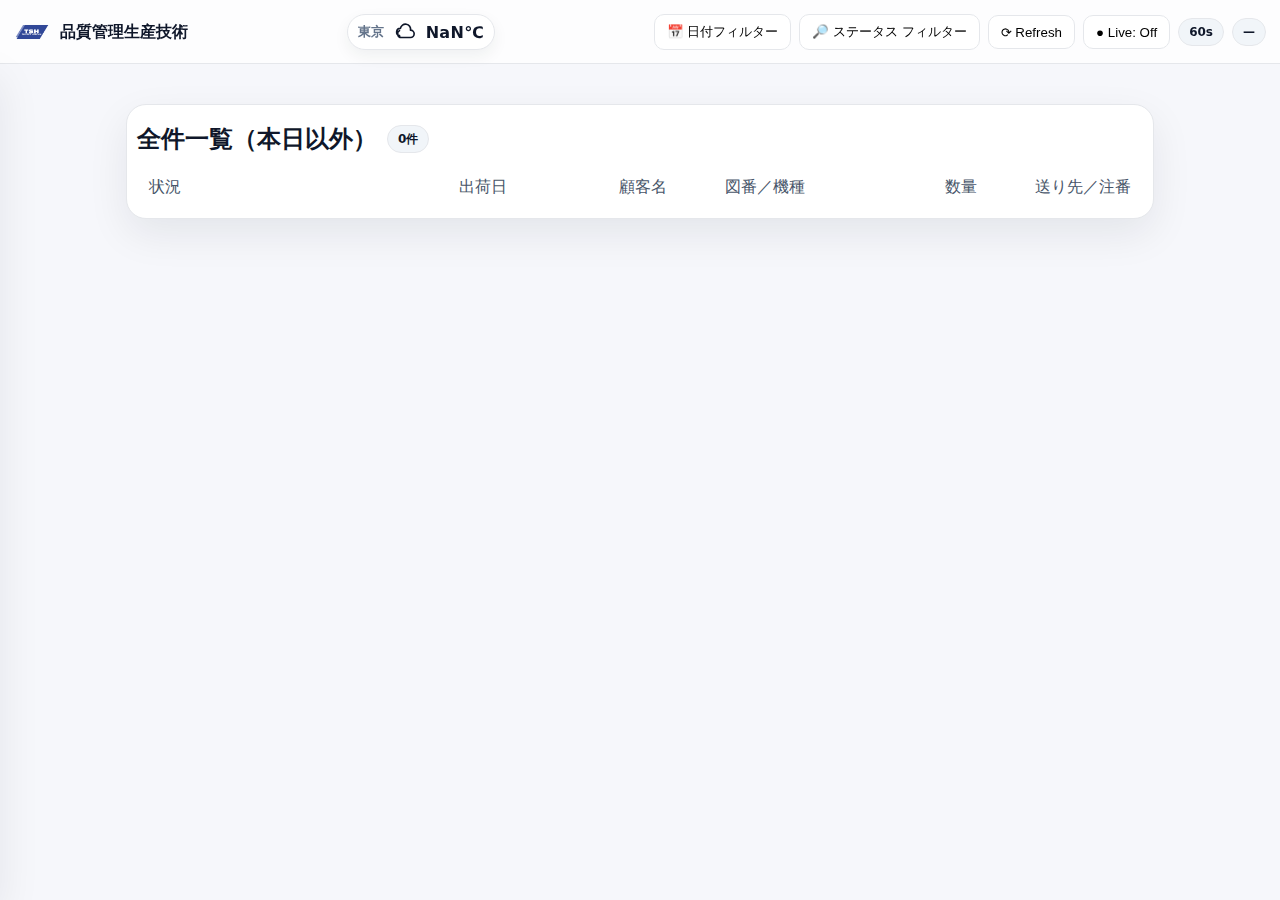
<file: index.html>
<!doctype html>
<html lang="ja">
<head>
<meta charset="utf-8">
<meta name="viewport" content="width=device-width,initial-scale=1">
<title>品質管理生産技術</title>
<style>
  :root{
    --bg:#f6f7fb; --panel:#fff; --ink:#0f172a; --muted:#64748b; --border:#e5e7eb; --ring:#c7d2fe;
    --accent:#2563eb; --danger:#dc2626; --success:#10b981; --warning:#f59e0b; --purple:#8b5cf6;
    --radius-xl:20px; --radius:12px; --shadow:0 15px 40px rgba(15,23,42,.08);
  }
  *{box-sizing:border-box}
  body{margin:0;font-family:system-ui,-apple-system,"Segoe UI",Roboto,"Noto Sans JP","Yu Gothic",sans-serif;background:var(--bg);color:var(--ink)}
  a{text-decoration:none;color:inherit}

  .app{display:grid;grid-template-rows:64px 1fr;grid-template-areas:"header" "main";min-height:100vh}
  header{grid-area:header;position:sticky;top:0;z-index:60;background:#ffffffc7;backdrop-filter:blur(12px);border-bottom:1px solid var(--border)}
  .header-wrap{height:64px;max-width:1400px;margin:0 auto;display:flex;align-items:center;justify-content:space-between;gap:10px;padding:0 14px}
  .brand{display:flex;align-items:center;gap:10px}
  .brand img{height:36px}
  .ttl{font-weight:800}
  .btn{display:inline-flex;align-items:center;gap:8px;height:34px;padding:0 12px;border-radius:10px;border:1px solid var(--border);background:#fff;cursor:pointer}
  .btn:hover{border-color:var(--ring)}
  .badge{height:28px;padding:0 10px;display:inline-flex;align-items:center;gap:8px;font-size:12px;font-weight:700;background:#f1f5f9;border:1px solid var(--border);border-radius:999px;color:var(--ink)}
  .burger{display:none;align-items:center;justify-content:center;width:38px;height:38px;border:1px solid var(--border);border-radius:10px;background:#fff;cursor:pointer}
  .burger:active{transform:scale(.98)}

  /* Weather pill (minimal, elegant) */
  .weather{display:flex;align-items:center;gap:10px;padding:6px 10px;border:1px solid var(--border);border-radius:999px;background:#fff;box-shadow:0 6px 16px rgba(15,23,42,.06)}
  .weather small{color:var(--muted);font-weight:700}
  .wx-ico{width:22px;height:22px;display:inline-block}
  .wx-temp{font-weight:900;letter-spacing:.02em}

  main{grid-area:main;max-width:1400px;margin:0 auto;padding:22px 20px 96px}

  /* Hover sidebar */
  .edge-hotspot{position:fixed;left:0;top:64px;width:12px;height:calc(100vh - 64px);z-index:70}
  .hover-side{position:fixed;left:0;top:64px;height:calc(100vh - 64px);width:260px;padding:14px 12px;overflow:auto;background:var(--panel);border-right:1px solid var(--border);box-shadow:var(--shadow);transform:translateX(-100%);transition:transform .22s ease;z-index:71}
  .hover-side.open{transform:translateX(0)}
  .hover-side h3{margin:4px 8px 10px;font-size:12px;letter-spacing:.08em;color:#6b7280;text-transform:uppercase}
  .navlist{display:grid;gap:4px}
  .slink{display:flex;align-items:center;gap:10px;padding:10px 12px;border-radius:12px}
  .slink:hover{background:#f1f5ff}
  .ico{width:22px;text-align:center}

  /* Drawer mobile */
  .drawer{position:fixed;inset:0;z-index:80;display:none}
  .drawer.open{display:block}
  .drawer .backdrop{position:absolute;inset:0;background:#0006}
  .drawer .panel{position:absolute;top:0;left:0;height:100%;width:min(86%,320px);background:#fff;border-right:1px solid var(--border);box-shadow:0 30px 60px rgba(15,23,42,.10);padding:14px 12px;overflow:auto;transform:translateX(-100%);transition:transform .25s ease}
  .drawer.open .panel{transform:translateX(0)}
  .drawer .close{position:absolute;right:10px;top:10px;border:0;background:#f1f5f9;border:1px solid var(--border);border-radius:8px;padding:6px 10px;cursor:pointer}

  /* Urgent banner */
  .urgent-banner{margin:12px 0 6px;background:#fee2e2;border:1px solid #fecaca;color:#991b1b;padding:12px 14px;border-radius:12px;text-align:center;font-weight:800;animation:blink 1.8s linear infinite}
  @keyframes blink{0%,100%{opacity:1;}50%{opacity:.82}}

  /* Panels / table */
  .panel{background:#fff;border:1px solid var(--border);border-radius:20px;box-shadow:var(--shadow);padding:10px}
  .panel + .panel{margin-top:18px}
  h2{margin:8px 0 12px;display:flex;align-items:center;gap:10px}
  .thead{display:grid;grid-template-columns:300px 150px 1fr 210px 80px 1fr;gap:10px;padding:10px 12px;color:#475569}
  .row{display:grid;grid-template-columns:300px 150px 1fr 210px 80px 1fr;gap:10px;align-items:center;padding:14px 12px;border-top:1px solid var(--border)}
  .row:first-child{border-top:0}

  .sbox{display:flex;flex-direction:column;gap:10px;background:#f8fafc;border:1px solid var(--border);border-radius:16px;padding:12px}
  .slabel{display:inline-flex;align-items:center;gap:8px;padding:8px 12px;border-radius:999px;font-weight:700;color:#fff}
  .slabel.shipok{background:#0891b2}
  .slabel.prep{background:#0284c7}
  .slabel.inspect{background:#4f46e5}
  .slabel.hold{background:#dc2626}
  .slabel.assem{background:#f59e0b}
  .slabel.assemok{background:#10b981}
  .slabel.kensaok{background:#16a34a}
  .slabel.proc{background:#22c55e}
  .slabel.laser{background:#ef4444}
  .slabel.sheet{background:#eab308}
  .slabel.out{background:#6366f1}
  .urgent{display:inline-flex;align-items:center;gap:6px;padding:4px 8px;border-radius:999px;background:#fee2e2;color:#b91c1c;font-weight:700}
  .meta{display:grid;gap:6px}
  .meta small{color:#64748b}
  .chip{display:inline-flex;align-items:center;gap:8px;background:#f1f5f9;border:1px solid var(--border);border-radius:999px;padding:8px 12px}
  .num{font-size:18px;font-weight:900}
  .codegroup{display:flex;flex-wrap:wrap;gap:10px}
  .code{display:inline-flex;align-items:center;padding:8px 12px;border-radius:999px;background:#edf2ff;border:1px solid #c7d2fe}

  /* Dropdowns */
  .dropdown{position:relative}
  .drop-btn{display:inline-flex;align-items:center;gap:8px;height:36px;padding:0 12px;border-radius:10px;border:1px solid var(--border);background:#fff;cursor:pointer}
  .drop-menu{position:absolute;top:42px;left:0;min-width:300px;background:#fff;border:1px solid var(--border);border-radius:12px;box-shadow:var(--shadow);padding:10px;display:none;z-index:20}
  .dropdown.open .drop-menu{display:block}
  .chips{display:flex;flex-wrap:wrap;gap:8px}
  .chipbtn{display:inline-flex;align-items:center;gap:8px;padding:8px 12px;border:1px solid var(--border);border-radius:999px;background:#f8fafc;cursor:pointer}
  .chipbtn.active{border-color:var(--accent);box-shadow:0 0 0 3px rgba(37,99,235,.15)}
  .count{font-weight:800;background:#eef2ff;border:1px solid #c7d2fe;border-radius:999px;padding:2px 8px}
  .clearlink{color:#2563eb;cursor:pointer}

  @media (max-width:1100px){
    .thead,.row{grid-template-columns:280px 140px 1fr 200px 70px 1fr}
  }
  @media (max-width:900px){
    .burger{display:inline-flex}
    .edge-hotspot,.hover-side{display:none}
    .thead{display:none}
    .row{grid-template-columns:1fr}
    .weather{padding:6px 8px}
  }
</style>
</head>
<body>
<div class="app">
  <!-- HEADER -->
  <header>
    <div class="header-wrap">
      <button id="btnBurger" class="burger" aria-label="メニュー">☰</button>
      <div class="brand">
        <img src="tsh.png" alt="TSH" onerror="this.style.display='none'">
        <div class="ttl"><strong>品質管理生産技術</strong></div>
      </div>

      <!-- Weather (city + icon + temp °C) -->
      <div id="weather" class="weather" aria-live="polite" title="現在の天気" style="margin-left:auto;margin-right:auto">
        <small id="wx-city">読み込み中…</small>
        <span id="wx-ico" class="wx-ico" aria-hidden="true"></span>
        <span id="wx-temp" class="wx-temp">--℃</span>
      </div>

      <nav class="top-actions" style="display:flex;gap:8px;align-items:center;flex-wrap:wrap">
        <div class="dropdown" id="dateDropdown">
          <button class="drop-btn" type="button">📅 日付フィルター</button>
          <div class="drop-menu">
            <div style="display:grid;gap:8px">
              <button class="chipbtn" data-date-mode="all">🌐 すべて</button>
              <button class="chipbtn" data-date-mode="today">☀ 本日</button>
              <button class="chipbtn" id="latestBtn" data-date-mode="latest">🕒 最新日</button>
              <div style="display:flex;align-items:center;gap:8px">
                <input id="datePick" type="date" style="height:36px;padding:0 10px;border:1px solid var(--border);border-radius:8px">
                <button class="btn" id="applyPick" type="button">適用</button>
              </div>
              <div style="text-align:right"><span class="clearlink" id="clearDate">クリア</span></div>
            </div>
          </div>
        </div>

        <div class="dropdown" id="statusDropdown">
          <button class="drop-btn" type="button">🔎 ステータス フィルター</button>
          <div class="drop-menu">
            <div class="chips" id="chipsBox"></div>
            <div style="margin-top:10px;text-align:right"><span class="clearlink" id="clearFilter">すべて表示</span></div>
          </div>
        </div>

        <button id="btnRefresh" class="btn" type="button">⟳ Refresh</button>
        <button id="btnLive" class="btn" type="button" aria-pressed="false">● Live</button>
        <span id="intervalInfo" class="badge">60s</span>
        <span id="lastup" class="badge muted">—</span>
      </nav>
    </div>
  </header>

  <!-- MAIN -->
  <main>
    <div id="urgentBanner" class="urgent-banner" style="display:none"></div>

    <section class="panel" id="todaySec" style="display:none">
      <h2>本日出荷 <span id="todayCount" class="badge">0件</span></h2>
      <div class="thead"><div>状況</div><div>出荷日</div><div>顧客名</div><div>図番／機種</div><div>数量</div><div>送り先／注番</div></div>
      <div id="todayBody"></div>
    </section>

    <section class="panel">
      <h2>全件一覧（本日以外） <span id="allCount" class="badge">0件</span></h2>
      <div class="thead"><div>状況</div><div>出荷日</div><div>顧客名</div><div>図番／機種</div><div>数量</div><div>送り先／注番</div></div>
      <div id="allBody"></div>
    </section>
  </main>

  <!-- Hover Sidebar -->
  <div id="edgeHotspot" class="edge-hotspot" aria-hidden="true"></div>
  <aside id="hoverSide" class="hover-side" aria-label="Pages">
    <h3>Pages</h3>
    <div class="navlist">
      <a class="slink" href="./index.html"><span class="ico">🏠</span><strong>ホーム</strong><small style="color:#9ca3af;margin-left:6px">Dashboard</small></a>
      <a class="slink" href="./forms.html"><span class="ico">📄</span><strong>出荷検査成績書</strong></a>
      <a class="slink" href="./sagyoutejunsho.html"><span class="ico">📝</span><strong>作業手順書</strong></a>
      <!-- … item lain … -->
<a class="slink" href="https://script.google.com/macros/s/AKfycby8r4RhaLzwpsbl8W57-iH3GA_GF_zHmP72maD6wz8N98aOjryECfmmkOKFzZCOK_rP7Q/exec" target="_blank" rel="noopener noreferrer">
  <span class="ico">✍️</span><strong>出荷検査確認書 – 入力フォーム</strong>
</a>

<!-- Kembalikan tautan lama juga -->
<a class="slink" href="https://script.google.com/macros/s/AKfycbx1d5ugMfPp0lrG1AVw6VYV8CiZECKt3tBNFlm6a9y7xSej7PVDsKGjehoNJsUBrBhaRA/exec" target="_blank" rel="noopener noreferrer">
  <span class="ico">✍️</span><strong>進捗状況入力フォーム</strong>
</a>

      <a class="slink" href="./charts.html"><span class="ico">📈</span><strong>チャート</strong></a>
      <a class="slink" href="./quality.html"><span class="ico">🔎</span><strong>品質情報</strong></a>
      <a class="slink" href="./claim.html"><span class="ico">🧪</span><strong>Trial Page</strong></a>
    </div>
  </aside>

  <!-- Drawer mobile -->
  <div id="drawer" class="drawer" aria-hidden="true">
    <div class="backdrop" data-close></div>
    <aside class="panel">
      <button class="close" data-close>✕</button>
      <div class="navlist" style="margin-top:30px">
        <a class="slink" href="./index.html"><span class="ico">🏠</span><strong>ホーム</strong><small style="color:#9ca3af;margin-left:6px">Dashboard</small></a>
        <a class="slink" href="./forms.html"><span class="ico">📄</span><strong>出荷検査成績書</strong></a>
        <a class="slink" href="./sagyoutejunsho.html"><span class="ico">📝</span><strong>作業手順書</strong></a>
        <!-- … item lain … -->
<a class="slink" href="https://script.google.com/macros/s/AKfycby8r4RhaLzwpsbl8W57-iH3GA_GF_zHmP72maD6wz8N98aOjryECfmmkOKFzZCOK_rP7Q/exec" target="_blank" rel="noopener noreferrer">
  <span class="ico">✍️</span><strong>出荷検査確認書 – 入力フォーム</strong>
</a>

<!-- Kembalikan tautan lama juga -->
<a class="slink" href="https://script.google.com/macros/s/AKfycbx1d5ugMfPp0lrG1AVw6VYV8CiZECKt3tBNFlm6a9y7xSej7PVDsKGjehoNJsUBrBhaRA/exec" target="_blank" rel="noopener noreferrer">
  <span class="ico">✍️</span><strong>進捗状況入力フォーム</strong>
</a>

        <a class="slink" href="./charts.html"><span class="ico">📈</span><strong>チャート</strong></a>
        <a class="slink" href="./quality.html"><span class="ico">🔎</span><strong>品質情報</strong></a>
        <a class="slink" href="./claim.html"><span class="ico">🧪</span><strong>Trial Page</strong></a>
      </div>
    </aside>
  </div>
</div>

<script>
/* ===== Weather (Open-Meteo + BigDataCloud, no API key) ===== */
(async function initWeather(){
  const elCity = document.getElementById('wx-city');
  const elTemp = document.getElementById('wx-temp');
  const elIco  = document.getElementById('wx-ico');

  const fallback = {lat:35.6809591, lon:139.7673068, city:'東京'};
  const opts = {enableHighAccuracy:false, timeout:6000, maximumAge:300000};

  function wxSvg(code){
    // Minimal mono SVGs mapped to WMO weather codes
    const svg = (p)=>`<svg viewBox="0 0 24 24" class="wx-ico" xmlns="http://www.w3.org/2000/svg" aria-hidden="true"><g fill="none" stroke="currentColor" stroke-width="1.8" stroke-linecap="round" stroke-linejoin="round">${p}</g></svg>`;
    const sun = svg('<circle cx="12" cy="12" r="4"/><path d="M12 2v2M12 20v2M2 12h2M20 12h2M4.9 4.9l1.4 1.4M17.7 17.7l1.4 1.4M4.9 19.1l1.4-1.4M17.7 6.3l1.4-1.4"/>');
    const cloud = svg('<path d="M6 16a4 4 0 0 1 1-7.9A5.5 5.5 0 0 1 18 10a4 4 0 0 1 0 8H8a4 4 0 0 1-2-7.5"/>');
    const rain = svg('<path d="M6 16a4 4 0 0 1 1-7.9A5.5 5.5 0 0 1 18 10a4 4 0 0 1 0 6H8a4 4 0 0 1-2-3"/><path d="M9 22l1-3M13 22l1-3M17 22l1-3"/>');
    const drizzle = svg('<path d="M6 16a4 4 0 0 1 1-7.9A5.5 5.5 0 0 1 18 10a4 4 0 0 1 0 6H8a4 4 0 0 1-2-3"/><path d="M9 21l.6-1.6M12.5 21l.6-1.6M15.8 21l.6-1.6"/>');
    const thunder = svg('<path d="M6 16a4 4 0 0 1 1-7.9A5.5 5.5 0 0 1 18 10a4 4 0 0 1 0 6H8a4 4 0 0 1-2-3"/><path d="M12 12l-2 4h3l-1 4l4-6h-3l1-2z"/>');
    const snow = svg('<path d="M6 16a4 4 0 0 1 1-7.9A5.5 5.5 0 0 1 18 10a4 4 0 0 1 0 6H8a4 4 0 0 1-2-3"/><path d="M12 21v-3M12 18l-1.5-1M12 18l1.5-1M12 21l-1.5 1M12 21l1.5 1"/>');
    const fog = svg('<path d="M3 12h18M4 15h16M2 18h20"/><path d="M6 10a6 6 0 0 1 12 0"/>');
    const sunCloud = svg('<circle cx="6" cy="6" r="2.5"/><path d="M6 1.5v1.5M6 12V10.5M1.5 6H3M9 6h1.5M3.8 3.8l1 1M7.2 7.2l1 1"/><path d="M9 16a4 4 0 0 1 1-7.9A5.5 5.5 0 0 1 21 10a4 4 0 0 1 0 6h-8a4 4 0 0 1-2-3"/>');
    const heavySnow = svg('<path d="M6 16a4 4 0 0 1 1-7.9A5.5 5.5 0 0 1 18 10a4 4 0 0 1 0 6H8a4 4 0 0 1-2-3"/><path d="M10.5 19.5l1.5 1.5l1.5-1.5l-1.5-1.5zM14.5 21.5l1.5 1.5l1.5-1.5l-1.5-1.5zM8.5 21.5l1.5 1.5l1.5-1.5l-1.5-1.5z"/>');
    // Map
    if ([0].includes(code)) return sun;
    if ([1,2].includes(code)) return sunCloud;
    if ([3].includes(code)) return cloud;
    if ([45,48].includes(code)) return fog;
    if ([51,53,55,56,57].includes(code)) return drizzle;
    if ([61,63,65,66,67,80,81,82].includes(code)) return rain;
    if ([71,73,75,77,85,86].includes(code)) return snow;
    if ([95,96,99].includes(code)) return thunder;
    return cloud;
  }

  async function reverseCity(lat, lon){
    try{
      const r = await fetch(`https://api.bigdatacloud.net/data/reverse-geocode-client?latitude=${lat}&longitude=${lon}&localityLanguage=ja`);
      const j = await r.json();
      const cand = j.city || j.locality || j.principalSubdivision || j.countryName;
      return (cand || '—').replace('都','').replace('府',''); // keep short
    }catch{ return fallback.city; }
  }

  async function fetchWx(lat, lon){
    const url = `https://api.open-meteo.com/v1/forecast?latitude=${lat}&longitude=${lon}&current_weather=true&timezone=auto`;
    const r = await fetch(url, {cache:'no-store'});
    const j = await r.json();
    return j.current_weather; // {temperature, weathercode, ...}
  }

  function render(city, cw){
    elCity.textContent = city || '—';
    elTemp.textContent = Math.round(cw?.temperature ?? NaN) + '℃';
    elIco.innerHTML = wxSvg(Number(cw?.weathercode ?? 3));
  }

  function geo(){
    return new Promise((resolve)=> {
      if(!navigator.geolocation) return resolve(null);
      navigator.geolocation.getCurrentPosition(
        pos => resolve({lat:pos.coords.latitude, lon:pos.coords.longitude}),
        () => resolve(null),
        opts
      );
    });
  }

  try{
    const g = await geo();
    const lat = g?.lat ?? fallback.lat;
    const lon = g?.lon ?? fallback.lon;
    const [city, cw] = await Promise.all([reverseCity(lat, lon), fetchWx(lat, lon)]);
    render(city || fallback.city, cw);
  }catch(e){
    render(fallback.city, {temperature: NaN, weathercode: 3});
  }
})();

/* ===== Drawer & hover ===== */
const drawer = document.getElementById('drawer');
document.getElementById('btnBurger')?.addEventListener('click', ()=>{ drawer.classList.add('open'); drawer.setAttribute('aria-hidden','false');});
drawer?.addEventListener('click', e=>{ if(e.target.hasAttribute('data-close')){ drawer.classList.remove('open'); drawer.setAttribute('aria-hidden','true');}});

const hot=document.getElementById('edgeHotspot'); const fly=document.getElementById('hoverSide');
let hideTimer=null; const HIDE_DELAY=280;
function openFly(){clearTimeout(hideTimer); fly.classList.add('open')}
function scheduleClose(){clearTimeout(hideTimer); hideTimer=setTimeout(()=>fly.classList.remove('open'),HIDE_DELAY)}
hot?.addEventListener('mouseenter', openFly); hot?.addEventListener('mouseleave', scheduleClose);
fly?.addEventListener('mouseenter', ()=>clearTimeout(hideTimer)); fly?.addEventListener('mouseleave', scheduleClose);

/* ===== Data source ===== */
const SHEET_ID ="1lYl7oYk6atnm3KqC6VwufARX3ooRyJ2VmC_xYFb4-OE";
const TAB_NAME ="最新情報";
const CSV_URL = `https://docs.google.com/spreadsheets/d/${SHEET_ID}/gviz/tq?tqx=out:csv&sheet=${encodeURIComponent(TAB_NAME)}`;

const safeTrim = s => String(s ?? '').trim();
function parseCSV(t){
  const out=[], re=/\s*("(?:[^"]|"")*"|[^,]*)\s*(,|\n|$)/g; let row=[], m; t=t.replace(/\r\n?/g,"\n");
  for(let i=0;i<t.length;){ re.lastIndex=i; m=re.exec(t); if(!m) break;
    let cell=m[1]; if(cell.startsWith('"')) cell=cell.slice(1,-1).replace(/""/g,'"');
    row.push(cell); i=re.lastIndex; if(m[2]==="\n"||m[2]===""){ out.push(row); row=[]; }
  } return out.filter(r=>r.length && r.some(c=>safeTrim(c)!==""));
}
function indexByName(header){
  const map={}; header.forEach((h,i)=>map[safeTrim(h)]=i);
  const f = n => (n in map ? map[n] : null);
  const fRx = rx => { for(let i=0;i<header.length;i++){ if(rx.test(safeTrim(header[i]))) return i; } return null; };
  return {
    date: f('出荷日'), cust: f('顧客名'), draw: fRx(/図番|図面|Drawing/), machine: fRx(/機種/),
    qty: f('数量'), to: fRx(/送り先|送付先|納品先/), note: fRx(/注番|備考|注文/),
    status: fRx(/製品状況|製品状態|納品状況/), ts: f('製品状況更新日時'), user: f('更新者'),
    urgent: fRx(/Status|至急|ステータス/i)
  };
}
const valAt=(r,i)=> (i==null?'':(r[i]??''));
function parseJPDate(str){
  const s=safeTrim(str); if(!s) return null;
  const m=s.match(/^(\d{4})\D(\d{1,2})\D(\d{1,2})(?:\D(\d{1,2})\D(\d{1,2}))?/);
  if(m) return new Date(m[1],m[2]-1,m[3],m[4]||0,m[5]||0);
  const d=new Date(s); return isNaN(d)?null:d;
}
function fmtTS(d){ if(!d) return ''; const z=n=>String(n).padStart(2,'0'); return `${String(d.getFullYear()).slice(2)}/${z(d.getMonth()+1)}/${z(d.getDate())} ${z(d.getHours())}:${z(d.getMinutes())}` }
function fmtDate(d){ if(!d) return ''; const z=n=>String(n).padStart(2,'0'); return `${d.getFullYear()}-${z(d.getMonth()+1)}-${z(d.getDate())}` }
function sameYMD(a,b){return a&&b&&a.getFullYear()===b.getFullYear()&&a.getMonth()===b.getMonth()&&a.getDate()===b.getDate()}

/* ===== Status dictionary ===== */
const STATUS = [
  {key:'shipok',   label:'出荷済',     icon:'📦', cls:'shipok',  rx:/出荷済/},
  {key:'prep',     label:'出荷準備済', icon:'🚚', cls:'prep',    rx:/出荷準備済/},
  {key:'inspect',  label:'検査中',     icon:'🔬', cls:'inspect', rx:/検査中/},
  {key:'kensaok',  label:'検査済',     icon:'✅', cls:'kensaok', rx:/検査済/},
  {key:'hold',     label:'検査保留',   icon:'⛔', cls:'hold',    rx:/検査保留|保留/},
  {key:'assem',    label:'組立中',     icon:'🧰', cls:'assem',   rx:/組立中/},
  {key:'assemok',  label:'組立完了',   icon:'✅', cls:'assemok', rx:/組立(完了|済)/},
  {key:'proc',     label:'加工済',     icon:'🔧', cls:'proc',    rx:/加工済/},
  {key:'laser',    label:'レーザ加工', icon:'🪚', cls:'laser',   rx:/レーザ/},
  {key:'sheet',    label:'板金加工',   icon:'🔩', cls:'sheet',   rx:/板金/},
  {key:'out',      label:'外注',       icon:'🏭', cls:'out',     rx:/外注/},
];

/* map status string -> dict */
function statusInfo(raw){
  const t=safeTrim(raw);
  for(const s of STATUS){ if(s.rx.test(t)) return {label:s.label, cls:s.cls}; }
  return {label: t || '—', cls:'inspect'};
}
function isUrgent(v){const t=safeTrim(v).toLowerCase(); return t==='至急'||t==='urgent'||t==='緊急'||t==='1'||t==='true'}

/* ===== STATE: filters ===== */
let cache={header:[],rows:[],idx:null};
let activeStatusKey=null;
let dateFilter={mode:'all', date:null};

/* ===== Utils ===== */
function applyStatusFilter(rows, idx){
  if(!activeStatusKey) return rows;
  const d=STATUS.find(s=>s.key===activeStatusKey);
  if(!d) return rows;
  return rows.filter(r=> d.rx.test(safeTrim(valAt(r,idx.status))));
}
function getShipDate(r, idx){ return parseJPDate(valAt(r,idx.date)); }
function latestShipDate(rows, idx){
  let best=null;
  for(const r of rows){
    const d=getShipDate(r,idx);
    if(d && (!best || d>best)) best=d;
  }
  return best;
}
function applyDateFilter(rows, idx){
  if(idx.date==null) return rows;
  const today=new Date();
  if(dateFilter.mode==='today'){
    return rows.filter(r=>{ const d=getShipDate(r,idx); return d && sameYMD(d,today); });
  }
  if(dateFilter.mode==='latest'){
    const ld = latestShipDate(rows, idx);
    if(!ld) return rows;
    return rows.filter(r=>{ const d=getShipDate(r,idx); return d && sameYMD(d, ld); });
  }
  if(dateFilter.mode==='pick' && dateFilter.date){
    return rows.filter(r=>{ const d=getShipDate(r,idx); return d && fmtDate(d)===dateFilter.date; });
  }
  return rows;
}

/* ===== Rendering ===== */
function makeRow(r, idx){
  const st = statusInfo(valAt(r,idx.status));
  const ts = parseJPDate(valAt(r,idx.ts));
  const user = safeTrim(valAt(r,idx.user));
  const urgentChip = idx.urgent!=null && isUrgent(valAt(r,idx.urgent)) ? `<span class="urgent">⚠ 至急</span>` : '';
  const sbox = `<div class="sbox">
      <div class="slabel ${st.cls}">${st.label}</div>
      ${urgentChip}
      <div class="meta"><div><small>更新日：</small><strong>${ts?fmtTS(ts):'—'}</strong></div><div><small>更新者：</small><strong>${user||'—'}</strong></div></div>
    </div>`;
  const d=parseJPDate(valAt(r,idx.date)); const dateChip=`<span class="chip">📅 ${d?fmtDate(d):'—'}</span>`;
  const cust=safeTrim(valAt(r,idx.cust)), draw=safeTrim(valAt(r,idx.draw)), machine=safeTrim(valAt(r,idx.machine)), qty=safeTrim(valAt(r,idx.qty)), to=safeTrim(valAt(r,idx.to)), note=safeTrim(valAt(r,idx.note));
  const codes=[]; if(note) note.split(/\s+/).filter(Boolean).forEach(c=>codes.push(`<span class="code">${c}</span>`));
  return `<div class="row">
    <div>${sbox}</div>
    <div>${dateChip}</div>
    <div><div style="font-weight:800">${cust||'—'}</div></div>
    <div><div style="font-weight:700">${draw||'—'}</div><div class="muted" style="margin-top:4px">${machine||''}</div></div>
    <div class="num">${qty||''}</div>
    <div><div style="font-weight:700">${to||'—'}</div><div class="codegroup" style="margin-top:8px">${codes.join('')}</div></div>
  </div>`;
}

function render(){
  const {rows,idx}=cache;

  const counts = {}; for(const s of STATUS) counts[s.key]=0;
  rows.forEach(r=>{ const t=safeTrim(valAt(r,idx.status)); for(const s of STATUS){ if(s.rx.test(t)){ counts[s.key]++; break; } }});
  renderChips(counts);

  const urgentCount=idx.urgent!=null ? rows.filter(r=>isUrgent(valAt(r,idx.urgent))).length : 0;
  const ub=document.getElementById('urgentBanner');
  if(urgentCount>0){ ub.style.display='block'; ub.textContent=`⚠ 至急案件が ${urgentCount} 件あります！早急に確認してください。`; }
  else{ ub.style.display='none'; ub.textContent=''; }

  let filtered = applyStatusFilter(rows, idx);
  filtered = applyDateFilter(filtered, idx);
  filtered.sort((a,b)=>{
    const da=getShipDate(a,idx), db=getShipDate(b,idx);
    if(da && db && da.getTime()!==db.getTime()) return db-da;
    const ta=parseJPDate(valAt(a,idx.ts)), tb=parseJPDate(valAt(b,idx.ts));
    if(ta && tb) return tb-ta;
    return 0;
  });

  const today=new Date();
  const rowsToday = idx.date!=null ? filtered.filter(r=>{ const d=getShipDate(r,idx); return d && sameYMD(d,today); }) : [];
  const rowsNotToday = idx.date!=null ? filtered.filter(r=>{ const d=getShipDate(r,idx); return !(d && sameYMD(d,today)); }) : filtered.slice();

  const secToday=document.getElementById('todaySec');
  if(rowsToday.length){ secToday.style.display=''; document.getElementById('todayBody').innerHTML = rowsToday.map(r=>makeRow(r,idx)).join(''); }
  else{ secToday.style.display='none'; document.getElementById('todayBody').innerHTML=''; }
  document.getElementById('todayCount').textContent = `${rowsToday.length}件`;

  document.getElementById('allBody').innerHTML = rowsNotToday.map(r=>makeRow(r,idx)).join('');
  document.getElementById('allCount').textContent = `${rowsNotToday.length}件`;

  const ld = latestShipDate(rows, idx);
  const latestBtn = document.getElementById('latestBtn');
  if(ld){ latestBtn.textContent = `🕒 最新日 (${fmtDate(ld)})`; }
  highlightDateButtons();
}

function renderChips(counts){
  const box=document.getElementById('chipsBox');
  const makeChip=(key,label,icon,cnt)=>`<button class="chipbtn ${activeStatusKey===key?'active':''}" data-key="${key}">${icon} ${label} <span class="count">${cnt}</span></button>`;
  let html = `<button class="chipbtn ${!activeStatusKey?'active':''}" data-key="">🌐 すべて <span class="count">${cache.rows.length}</span></button>`;
  for(const s of STATUS){ html += makeChip(s.key,s.label,s.icon, counts[s.key]||0); }
  box.innerHTML=html;
  box.querySelectorAll('.chipbtn').forEach(b=>{
    b.addEventListener('click', ()=>{
      const k=b.getAttribute('data-key'); activeStatusKey = k || null;
      render(); closeAllDropdowns();
    });
  });
}

/* ===== Fetch & live ===== */
async function load(){
  const btn=document.getElementById('btnRefresh'); const old=btn.textContent;
  try{
    btn.textContent='Loading…'; btn.disabled=true;
    const res=await fetch(CSV_URL+'&_ts='+Date.now(),{cache:'no-store'});
    const text=await res.text();
    const data=parseCSV(text);
    const header=data[0], rows=data.slice(1);
    const idx=indexByName(header);
    cache={header,rows,idx};
    render();
    document.getElementById('lastup').textContent='Last update: '+new Date().toLocaleString();
  }finally{
    btn.textContent=old; btn.disabled=false;
  }
}
let timer=null,intervalMs=60000;
function startAuto(ms){ intervalMs=ms; clearInterval(timer); timer=setInterval(()=>{ if(document.visibilityState==='visible') load(); }, intervalMs); document.getElementById('intervalInfo').textContent=Math.round(intervalMs/1000)+'s'; const b=document.getElementById('btnLive'); b.textContent=intervalMs<=5000?'● Live: On':'● Live: Off';}
document.getElementById('btnRefresh').addEventListener('click', load);
document.getElementById('btnLive').addEventListener('click', ()=>{ startAuto(intervalMs<=5000?60000:5000); load(); });
document.addEventListener('visibilitychange', ()=>{ if(document.visibilityState==='visible') load(); });

/* ===== Dropdown behaviors ===== */
const dropdownStatus=document.getElementById('statusDropdown');
dropdownStatus.querySelector('.drop-btn').addEventListener('click', ()=> dropdownStatus.classList.toggle('open'));

const dropdownDate=document.getElementById('dateDropdown');
dropdownDate.querySelector('.drop-btn').addEventListener('click', ()=> dropdownDate.classList.toggle('open'));

document.getElementById('clearFilter').addEventListener('click', ()=>{ activeStatusKey=null; render(); closeAllDropdowns();});
document.getElementById('clearDate').addEventListener('click', ()=>{ dateFilter={mode:'all',date:null}; document.getElementById('datePick').value=''; render(); closeAllDropdowns(); });

document.getElementById('applyPick').addEventListener('click', ()=>{
  const v=document.getElementById('datePick').value;
  if(v){ dateFilter={mode:'pick', date:v}; render(); closeAllDropdowns(); }
});

dropdownDate.querySelectorAll('[data-date-mode]').forEach(btn=>{
  btn.addEventListener('click', ()=>{
    const mode=btn.getAttribute('data-date-mode');
    if(mode==='all') dateFilter={mode:'all',date:null};
    if(mode==='today') dateFilter={mode:'today',date:null};
    if(mode==='latest') dateFilter={mode:'latest',date:null};
    render(); closeAllDropdowns();
  });
});

function closeAllDropdowns(){
  dropdownStatus.classList.remove('open');
  dropdownDate.classList.remove('open');
}
document.addEventListener('click', (e)=>{ 
  if(!dropdownStatus.contains(e.target)) dropdownStatus.classList.remove('open'); 
  if(!dropdownDate.contains(e.target)) dropdownDate.classList.remove('open'); 
});

function highlightDateButtons(){
  dropdownDate.querySelectorAll('[data-date-mode]').forEach(b=>b.classList.remove('active'));
  const b = dropdownDate.querySelector(`[data-date-mode="${dateFilter.mode==='pick'?'custom':dateFilter.mode}"]`);
  if(b) b.classList.add('active');
}

/* boot */
load(); startAuto(60000);
</script>
</body>
</html>
</file>
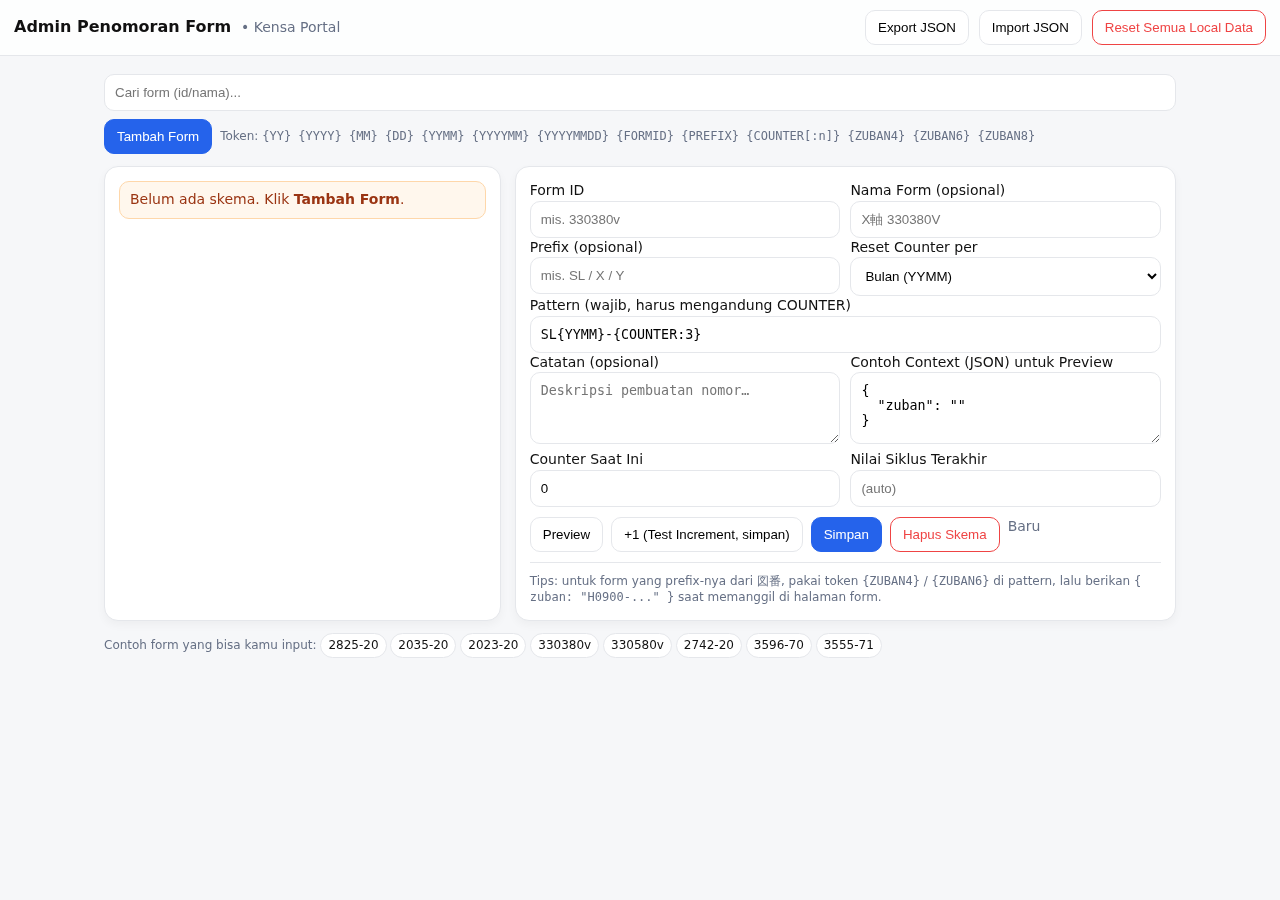
<file: admin-numbering.html>
<!DOCTYPE html>
<html lang="ja">
<head>
<meta charset="UTF-8" />
<meta name="viewport" content="width=device-width,initial-scale=1" />
<title>Admin Penomoran Form (Kensa)</title>
<style>
  :root{--bg:#f6f7f9;--card:#fff;--ink:#111;--muted:#667085;--line:#e5e7eb;--pri:#2563eb}
  *{box-sizing:border-box}
  html,body{margin:0;background:var(--bg);color:var(--ink);font:14px/1.4 system-ui,Segoe UI,Arial}
  header{position:sticky;top:0;background:rgba(255,255,255,.8);backdrop-filter:saturate(180%) blur(10px);
    border-bottom:1px solid var(--line);padding:10px 14px;display:flex;gap:10px;align-items:center}
  header b{font-size:16px}
  .wrap{max-width:1100px;margin:18px auto;padding:0 14px}
  .toolbar{display:flex;gap:8px;flex-wrap:wrap;align-items:center;margin-bottom:12px}
  input[type="text"],select,textarea{padding:10px;border:1px solid var(--line);border-radius:10px;background:#fff;width:100%}
  textarea{min-height:72px;resize:vertical}
  button{padding:9px 12px;border:1px solid var(--line);border-radius:10px;background:#fff;cursor:pointer}
  button.primary{background:var(--pri);border-color:var(--pri);color:#fff}
  button.ghost{background:#fff}
  button.danger{border-color:#ef4444;color:#ef4444}
  .grid{display:grid;grid-template-columns:1.2fr 2fr;gap:14px}
  .card{background:var(--card);border:1px solid var(--line);border-radius:14px;padding:14px;box-shadow:0 4px 10px rgba(0,0,0,.04)}
  .list{display:grid;gap:10px}
  .row{display:flex;gap:12px;align-items:center;justify-content:space-between;border:1px solid var(--line);border-radius:12px;background:#fff;padding:12px}
  .row .meta{display:flex;gap:10px;align-items:baseline}
  .row small{color:var(--muted)}
  .row .actions{display:flex;gap:6px}
  .hint{color:var(--muted);font-size:12px}
  .kv{display:grid;grid-template-columns:1fr 1fr;gap:10px}
  .pill{display:inline-block;padding:.2rem .5rem;border:1px solid var(--line);border-radius:999px;background:#fff;color:#111}
  .mono{font-family:ui-monospace,SFMono-Regular,Menlo,Consolas,monospace}
  .hr{height:1px;background:var(--line);margin:10px 0}
  .footer{margin-top:10px;display:flex;gap:8px;flex-wrap:wrap}
  .warn{background:#fff7ed;border:1px solid #fed7aa;color:#9a3412;padding:8px 10px;border-radius:10px}
  .ok{background:#ecfdf5;border:1px solid #a7f3d0;color:#065f46;padding:8px 10px;border-radius:10px}
  .muted{color:var(--muted)}
</style>
</head>
<body>
<header>
  <b>Admin Penomoran Form</b>
  <span class="muted">• Kensa Portal</span>
  <span style="flex:1"></span>
  <button id="btn-export">Export JSON</button>
  <button id="btn-import">Import JSON</button>
  <button id="btn-reset-all" class="danger">Reset Semua Local Data</button>
</header>

<div class="wrap">
  <div class="toolbar">
    <input id="q" type="text" placeholder="Cari form (id/nama)..." />
    <button id="btn-add" class="primary">Tambah Form</button>
    <span class="hint">Token: <span class="mono">{YY} {YYYY} {MM} {DD} {YYMM} {YYYYMM} {YYYYMMDD} {FORMID} {PREFIX} {COUNTER[:n]} {ZUBAN4} {ZUBAN6} {ZUBAN8}</span></span>
  </div>

  <div class="grid">
    <!-- kiri: daftar -->
    <div class="card">
      <div class="list" id="list"></div>
    </div>

    <!-- kanan: editor -->
    <div class="card">
      <div class="kv">
        <label>Form ID<br><input id="f-id" type="text" placeholder="mis. 330380v" /></label>
        <label>Nama Form (opsional)<br><input id="f-name" type="text" placeholder="X軸 330380V" /></label>
      </div>
      <div class="kv">
        <label>Prefix (opsional)<br><input id="f-prefix" type="text" placeholder="mis. SL / X / Y" /></label>
        <label>Reset Counter per<br>
          <select id="f-cycle">
            <option value="NONE">Tidak reset</option>
            <option value="YEAR">Tahun (YYYY)</option>
            <option value="MONTH">Bulan (YYMM)</option>
            <option value="DAY">Hari (YYYYMMDD)</option>
          </select>
        </label>
      </div>
      <label>Pattern (wajib, harus mengandung COUNTER)<br>
        <input id="f-pattern" class="mono" type="text" placeholder="contoh: SL{YYMM}-{COUNTER:3}" />
      </label>
      <div class="kv">
        <label>Catatan (opsional)<br><textarea id="f-notes" placeholder="Deskripsi pembuatan nomor…"></textarea></label>
        <label>Contoh Context (JSON) untuk Preview<br>
          <textarea id="f-ctx" class="mono" placeholder='{"zuban":"H0900-0053-07-1"}'></textarea>
        </label>
      </div>
      <div class="kv">
        <label>Counter Saat Ini<br><input id="f-counter" type="text" inputmode="numeric" placeholder="0" /></label>
        <label>Nilai Siklus Terakhir<br><input id="f-last" type="text" placeholder="(auto)" /></label>
      </div>

      <div class="footer">
        <button id="btn-preview">Preview</button>
        <button id="btn-bump">+1 (Test Increment, simpan)</button>
        <button id="btn-save" class="primary">Simpan</button>
        <button id="btn-delete" class="danger">Hapus Skema</button>
        <span id="status" class="muted"></span>
      </div>

      <div id="msg" style="margin-top:10px"></div>
      <div class="hr"></div>
      <div class="hint">Tips: untuk form yang prefix-nya dari 図番, pakai token <span class="mono">{ZUBAN4}</span> / <span class="mono">{ZUBAN6}</span> di pattern,
        lalu berikan <span class="mono">{ zuban: "H0900-..." }</span> saat memanggil di halaman form.</div>
    </div>
  </div>

  <p class="hint" style="margin-top:12px">
    Contoh form yang bisa kamu input: <span class="pill">2825-20</span> <span class="pill">2035-20</span> <span class="pill">2023-20</span>
    <span class="pill">330380v</span> <span class="pill">330580v</span> <span class="pill">2742-20</span> <span class="pill">3596-70</span> <span class="pill">3555-71</span>
  </p>
</div>

<input id="uploader" type="file" accept="application/json" hidden />

<script>
/* =========================
   Util & Data Layer
========================= */
const STORE_KEY = 'kensa::numbering::schemes';   // kumpulan skema
const NS = 'kensa';                               // namespace umum

const $ = sel => document.querySelector(sel);
const $$ = sel => Array.from(document.querySelectorAll(sel));

function todayParts() {
  const d = new Date();
  const YYYY = String(d.getFullYear());
  const YY = YYYY.slice(-2);
  const MM = String(d.getMonth()+1).padStart(2,'0');
  const DD = String(d.getDate()).padStart(2,'0');
  return {YYYY, YY, MM, DD,
          YYMM: YY + MM,
          YYYYMM: YYYY + MM,
          YYYYMMDD: YYYY + MM + DD};
}
function pad(n, w){ n=String(n); return n.length>=w? n : ('0'.repeat(w-n.length)+n); }
function safeJSON(s, fallback){ try { return JSON.parse(s); } catch { return fallback; } }
function clone(o){ return JSON.parse(JSON.stringify(o||{})); }

function loadAll(){
  return safeJSON(localStorage.getItem(STORE_KEY)||'[]', []);
}
function saveAll(list){
  localStorage.setItem(STORE_KEY, JSON.stringify(list));
}
function findById(list, id){ return list.find(x => x.id === id); }

function cycleValue(cycle){
  const t = todayParts();
  return cycle === 'YEAR' ? t.YYYY
       : cycle === 'MONTH' ? t.YYMM
       : cycle === 'DAY' ? t.YYYYMMDD
       : ''; // NONE
}

function digitsOf(str, take){ return (String(str||'').match(/\d+/g)||['']).join('').slice(0,take||0) }

/* ============== Pattern Renderer ============== */
function renderPattern(pattern, opts){
  const t = todayParts();
  const ctx = opts?.context || {};
  const prefix = opts?.prefix || '';
  const formId = opts?.formId || '';
  let counter = Number(opts?.counter||0);
  let counterDigits = 3;

  // parse {COUNTER:n}
  const m = pattern.match(/\{COUNTER(?::(\d+))?\}/i);
  if (m) counterDigits = m[1] ? Number(m[1]) : counterDigits;

  // replace tokens
  let out = pattern
    .replace(/\{YYYY\}/g, t.YYYY)
    .replace(/\{YY\}/g, t.YY)
    .replace(/\{MM\}/g, t.MM)
    .replace(/\{DD\}/g, t.DD)
    .replace(/\{YYMM\}/g, t.YYMM)
    .replace(/\{YYYYMMDD\}/g, t.YYYYMMDD)
    .replace(/\{YYYYMM\}/g, t.YYYYMM)
    .replace(/\{FORMID\}/g, formId)
    .replace(/\{PREFIX\}/g, prefix)
    .replace(/\{ZUBAN4\}/g, digitsOf(ctx.zuban,4))
    .replace(/\{ZUBAN6\}/g, digitsOf(ctx.zuban,6))
    .replace(/\{ZUBAN8\}/g, digitsOf(ctx.zuban,8))
    .replace(/\{COUNTER(?::\d+)?\}/ig, pad(counter+1, counterDigits));

  if (!/\{COUNTER/i.test(pattern)) {
    throw new Error('Pattern harus mengandung {COUNTER} atau {COUNTER:n}');
  }
  return out;
}

/* ============== Runtime-like helpers (dipakai admin preview) ============== */
function ensureCycleAndMaybeReset(s){
  const nowKey = cycleValue(s.cycle);
  if (s.cycle !== 'NONE' && s.lastCycle !== nowKey) {
    s.counter = 0;
    s.lastCycle = nowKey;
  }
  return s;
}

/* =========================
   UI Logic
========================= */
const state = {
  list: [],
  activeId: null
};

function blankScheme(){
  return {
    id: '', name: '',
    prefix: '',
    pattern: 'SL{YYMM}-{COUNTER:3}',
    cycle: 'MONTH',                 // NONE / YEAR / MONTH / DAY
    counter: 0,
    lastCycle: '',                 // diisi otomatis saat jalan
    notes: '',
    sampleContext: { zuban: '' }
  };
}

function renderList(){
  const q = ($('#q').value || '').trim().toLowerCase();
  const host = $('#list');
  host.innerHTML = '';
  const rows = state.list
    .filter(x => !q || x.id.toLowerCase().includes(q) || (x.name||'').toLowerCase().includes(q))
    .sort((a,b)=>a.id.localeCompare(b.id));
  if (!rows.length) {
    host.innerHTML = '<div class="warn">Belum ada skema. Klik <b>Tambah Form</b>.</div>';
    return;
  }
  for (const s of rows){
    const r = document.createElement('div');
    r.className = 'row';
    const preview = (()=>{ try{
      const tmp = ensureCycleAndMaybeReset(clone(s));
      return renderPattern(tmp.pattern, { prefix: tmp.prefix, counter: tmp.counter, formId: tmp.id, context: tmp.sampleContext||{} });
    }catch(e){ return '⚠️ ' + e.message; }})();
    r.innerHTML = `
      <div class="meta">
        <b>${s.id}</b> <small>${s.name||''}</small>
        <span class="pill mono">${s.pattern}</span>
        <small class="muted">reset: ${s.cycle}, counter: ${s.counter}, last: ${s.lastCycle||'-'}</small>
      </div>
      <div class="actions">
        <span class="muted">preview:</span>
        <span class="mono">${preview}</span>
        <button data-edit="${s.id}">Edit</button>
        <button class="danger" data-del="${s.id}">Hapus</button>
      </div>`;
    host.appendChild(r);
  }
  // events
  host.querySelectorAll('button[data-edit]').forEach(btn=>{
    btn.onclick = ()=> loadIntoEditor(btn.dataset.edit);
  });
  host.querySelectorAll('button[data-del]').forEach(btn=>{
    btn.onclick = ()=> deleteScheme(btn.dataset.del);
  });
}

function loadIntoEditor(id){
  const s = findById(state.list, id) || blankScheme();
  state.activeId = s.id || '';
  $('#f-id').value = s.id || '';
  $('#f-name').value = s.name || '';
  $('#f-prefix').value = s.prefix || '';
  $('#f-pattern').value = s.pattern || '';
  $('#f-cycle').value = s.cycle || 'NONE';
  $('#f-counter').value = String(s.counter ?? 0);
  $('#f-last').value = s.lastCycle || '';
  $('#f-notes').value = s.notes || '';
  $('#f-ctx').value = JSON.stringify(s.sampleContext||{}, null, 2);
  $('#status').textContent = s.id ? 'Editing ' + s.id : 'Baru';
  $('#msg').innerHTML = '';
}

function collectFromEditor(){
  const s = blankScheme();
  s.id = $('#f-id').value.trim();
  s.name = $('#f-name').value.trim();
  s.prefix = $('#f-prefix').value;
  s.pattern = $('#f-pattern').value.trim();
  s.cycle = $('#f-cycle').value;
  s.counter = Number($('#f-counter').value||0);
  s.lastCycle = ($('#f-last').value||'').trim();
  s.notes = $('#f-notes').value;
  s.sampleContext = safeJSON($('#f-ctx').value||'{}', {});
  if (!s.id) throw new Error('Form ID wajib diisi');
  if (!/\{COUNTER/i.test(s.pattern)) throw new Error('Pattern harus mengandung {COUNTER}');
  return s;
}

function saveFromEditor(){
  try{
    const s = collectFromEditor();
    // auto set lastCycle kalau kosong
    if (!s.lastCycle && s.cycle !== 'NONE') s.lastCycle = cycleValue(s.cycle);
    const idx = state.list.findIndex(x=>x.id===s.id);
    if (idx>=0) state.list[idx] = s; else state.list.push(s);
    saveAll(state.list);
    renderList();
    loadIntoEditor(s.id);
    flashMsg('ok','Tersimpan.');
  }catch(e){
    flashMsg('warn', e.message);
  }
}

function deleteScheme(id){
  if (!confirm('Hapus skema untuk '+id+' ?')) return;
  state.list = state.list.filter(x=>x.id!==id);
  saveAll(state.list);
  renderList();
  if (state.activeId===id) loadIntoEditor('');
}

function previewFromEditor(){
  try{
    const s = collectFromEditor();
    const tmp = ensureCycleAndMaybeReset(clone(s));
    const out = renderPattern(tmp.pattern, { prefix: tmp.prefix, counter: tmp.counter, formId: tmp.id, context: tmp.sampleContext||{} });
    flashMsg('ok','Preview: <b class="mono">'+out+'</b>');
  }catch(e){
    flashMsg('warn', e.message);
  }
}

function bumpFromEditor(){
  try{
    const s = collectFromEditor();
    ensureCycleAndMaybeReset(s);
    const out = renderPattern(s.pattern, { prefix: s.prefix, counter: s.counter, formId: s.id, context: s.sampleContext||{} });
    s.counter += 1;
    const idx = state.list.findIndex(x=>x.id===s.id);
    if (idx>=0) state.list[idx] = s; else state.list.push(s);
    saveAll(state.list);
    renderList();
    loadIntoEditor(s.id);
    flashMsg('ok','Issued: <b class="mono">'+out+'</b> (counter → '+s.counter+')');
  }catch(e){
    flashMsg('warn', e.message);
  }
}

function flashMsg(kind, html){
  const box = $('#msg');
  box.className = kind==='ok' ? 'ok' : 'warn';
  box.innerHTML = html;
}

function resetAllLocal(){
  if (!confirm('Hapus SEMUA data local yang terkait penomoran (schemes, counters)?')) return;
  // hapus semua kunci yang mengandung "kensa::numbering" atau skema lama
  for (const k of Object.keys(localStorage)){
    if (/^kensa::numbering/i.test(k) || /kensa::/i.test(k) && /doc|bunsho|seed|counter|sequence|cache/.test(k)){
      localStorage.removeItem(k);
    }
  }
  state.list = [];
  saveAll(state.list);
  renderList();
  loadIntoEditor('');
  flashMsg('ok','Semua data dibersihkan.');
}

function exportJSON(){
  const data = JSON.stringify(state.list, null, 2);
  const blob = new Blob([data], {type:'application/json'});
  const a = document.createElement('a');
  a.href = URL.createObjectURL(blob);
  a.download = 'kensa-numbering-schemes.json';
  a.click();
  URL.revokeObjectURL(a.href);
}

function importJSONFile(file){
  const reader = new FileReader();
  reader.onload = () => {
    try{
      const arr = JSON.parse(reader.result);
      if (!Array.isArray(arr)) throw new Error('Format tidak valid');
      state.list = arr;
      saveAll(state.list);
      renderList();
      loadIntoEditor(arr[0]?.id||'');
      flashMsg('ok','Import sukses.');
    }catch(e){
      flashMsg('warn','Gagal import: '+e.message);
    }
  };
  reader.readAsText(file);
}

function bootstrap(){
  state.list = loadAll();
  renderList();
  loadIntoEditor(state.list[0]?.id || '');

  $('#btn-add').onclick = () => loadIntoEditor('');
  $('#btn-save').onclick = saveFromEditor;
  $('#btn-delete').onclick = ()=> {
    const id = $('#f-id').value.trim();
    if (id) deleteScheme(id);
  };
  $('#btn-preview').onclick = previewFromEditor;
  $('#btn-bump').onclick = bumpFromEditor;
  $('#btn-reset-all').onclick = resetAllLocal;
  $('#btn-export').onclick = exportJSON;
  $('#btn-import').onclick = () => $('#uploader').click();
  $('#uploader').addEventListener('change', e => {
    const f = e.target.files?.[0]; if (f) importJSONFile(f);
    e.target.value = '';
  });
  $('#q').addEventListener('input', renderList);

  // keyboard: Ctrl+S save, Ctrl+Enter bump
  document.addEventListener('keydown', (e)=>{
    if (e.ctrlKey && e.key.toLowerCase()==='s'){ e.preventDefault(); saveFromEditor(); }
    if (e.ctrlKey && e.key==='Enter'){ e.preventDefault(); bumpFromEditor(); }
  });
}
bootstrap();
</script>
</body>
</html>
</file>
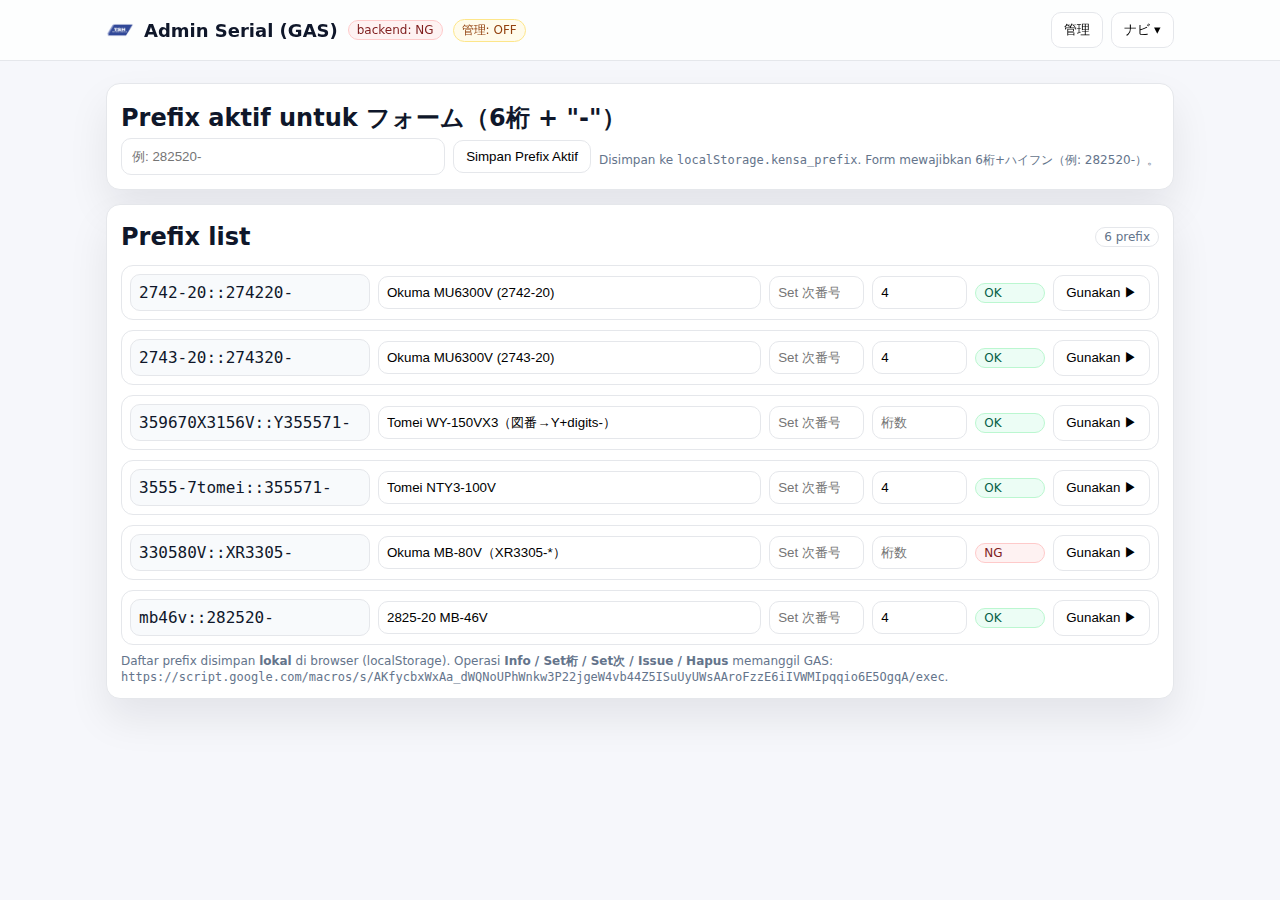
<file: admin-prefix.html>
<!doctype html>
<html lang="ja">
<head>
<meta charset="utf-8">
<meta name="viewport" content="width=device-width,initial-scale=1">
<title>Admin Serial (GAS) — Prefix Manager</title>
<style>
  :root{
    --ink:#0f172a; --muted:#64748b; --b:#e5e7eb; --accent:#2563eb; --ok:#10b981; --warn:#f59e0b; --bad:#b91c1c;
    --card:#fff; --shadow:0 20px 40px rgba(2,6,23,.08); --radius:14px;
  }
  *{box-sizing:border-box}
  body{margin:0;font-family:system-ui,-apple-system,Segoe UI,Roboto,"Noto Sans JP","Yu Gothic",sans-serif;color:var(--ink);background:#f6f7fb}
  header{position:sticky;top:0;z-index:10;background:#ffffffcc;backdrop-filter:blur(8px);border-bottom:1px solid var(--b)}
  .wrap{max-width:1100px;margin:0 auto;padding:12px 16px;display:flex;gap:12px;align-items:center;justify-content:space-between}
  .title{display:flex;gap:10px;align-items:center}
  .title b{font-size:18px}
  .toolbar{display:flex;gap:8px;flex-wrap:wrap}
  .btn{padding:8px 12px;border:1px solid var(--b);border-radius:10px;background:#fff;cursor:pointer;display:inline-flex;gap:8px;align-items:center}
  .btn:disabled{opacity:.6;cursor:wait}
  main{max-width:1100px;margin:22px auto;padding:0 16px}
  .card{background:var(--card);border:1px solid var(--b);border-radius:var(--radius);box-shadow:var(--shadow);padding:14px}
  .hint{color:var(--muted);font-size:12px;margin-top:8px}
  .list{display:flex;flex-direction:column;gap:10px;margin-top:10px}
  .row{display:grid;grid-template-columns: 240px 1fr 95px 95px 70px auto;gap:8px;align-items:center;border:1px solid var(--b);border-radius:12px;padding:8px;background:#fff}
  .row .prefix{font-family:ui-monospace,Menlo,Consolas,monospace;background:#f8fafc;padding:8px;border-radius:10px;border:1px solid var(--b)}
  .row input[type="text"], .row input[type="number"]{width:100%;padding:8px;border-radius:10px;border:1px solid var(--b)}
  .row .btns{display:flex;gap:6px;justify-content:flex-end;flex-wrap:wrap}
  .pill{padding:2px 8px;border-radius:999px;border:1px solid var(--b);color:var(--muted);font-size:12px}
  .ok{background:#ecfdf5;border-color:#bbf7d0;color:#065f46}
  .bad{background:#fef2f2;border-color:#fecaca;color:#7f1d1d}
  .warn{background:#fffbeb;border-color:#fde68a;color:#92400e}
  .ghost{opacity:.85}
  .menubar{ position:relative }
  .menu-btn{ padding:8px 12px; border:1px solid var(--b); border-radius:10px; background:#fff; cursor:pointer }
  .menu{
    position:absolute; top:110%; right:0; min-width:220px; background:#fff;
    border:1px solid var(--b); border-radius:12px; box-shadow:var(--shadow);
    padding:6px; display:none; z-index:100;
  }
  .menu.open{ display:block }
  .menu .sec{ padding:6px 10px 4px; font-size:12px; color:var(--muted) }
  .menu a, .menu button{
    display:flex; align-items:center; gap:8px; width:100%;
    padding:9px 10px; border:0; background:transparent; border-radius:8px; text-align:left; color:var(--ink);
  }
  .menu a{text-decoration:none}
  .menu a:hover, .menu button:hover{ background:#f1f5f9 }
  .sep{ height:1px; background:var(--b); margin:6px }
  .admin-only{display:none}
  @media (max-width: 900px){ .row{grid-template-columns: 1fr 1fr 95px 95px 70px auto} .row .prefix{font-size:12px}}
</style>
</head>
<body>
<header>
  <div class="wrap">
    <div class="title">
      <img src="./tsh.png" alt="TSH" style="height:28px">
      <b>Admin Serial (GAS)</b>
      <span id="ping" class="pill ghost">checking…</span>
      <span id="admState" class="pill warn">管理: OFF</span>
    </div>
    <div class="toolbar">
      <button id="btnAdd" class="btn admin-only">＋ Tambah Prefix</button>
      <button id="btnSample" class="btn admin-only">＋ Contoh</button>
      <button id="btnSync" class="btn admin-only">Sync Server</button>
      <button id="btnRefresh" class="btn admin-only">Refresh Semua</button>
      <button id="btnExport" class="btn admin-only">Export</button>
      <button id="btnImport" class="btn admin-only">Import</button>
      <button id="btnAdmin" class="btn" title="Admin login/logout">管理</button>

      <div class="menubar">
        <button id="menuBtn" class="menu-btn" type="button">ナビ ▾</button>
        <div id="menu" class="menu" role="menu" aria-hidden="true">
          <div class="sec">ナビ</div>
          <a href="./" role="menuitem">🏠 トップ</a>
          <a href="./forms.html" role="menuitem">📄 出荷検査成績書</a>
          <a href="./quality.html" role="menuitem">📊 品質情報</a>
        </div>
      </div>
    </div>
  </div>
</header>

<main>
  <!-- ACTIVE PREFIX (dipakai oleh forms) -->
  <section class="card" id="activeBox">
    <h2 style="margin:4px 0">Prefix aktif untuk フォーム（6桁 + "-"）</h2>
    <div style="display:flex; gap:8px; align-items:center; flex-wrap:wrap">
      <input id="activePrefix" type="text" placeholder="例: 282520-" style="flex:1; min-width:220px; padding:10px; border:1px solid var(--b); border-radius:10px">
      <button id="btnSaveActive" class="btn">Simpan Prefix Aktif</button>
      <span class="hint">Disimpan ke <code>localStorage.kensa_prefix</code>. Form mewajibkan 6桁+ハイフン（例: 282520-）。</span>
    </div>
  </section>

  <section class="card" style="margin-top:14px">
    <div style="display:flex;justify-content:space-between;align-items:center;gap:12px">
      <h2 style="margin:4px 0">Prefix list</h2>
      <span id="count" class="pill"></span>
    </div>
    <div id="list" class="list"></div>
    <div class="hint">
      Daftar prefix disimpan <b>lokal</b> di browser (localStorage). Operasi <b>Info / Set桁 / Set次 / Issue / Hapus</b> memanggil GAS:
      <code id="gasUrlShow"></code>.
    </div>
  </section>
</main>

<input id="fileImport" type="file" accept="application/json" style="display:none">

<script>
/* ================== KONFIG ================== */
const GAS_URL = 'https://script.google.com/macros/s/AKfycbxWxAa_dWQNoUPhWnkw3P22jgeW4vb44Z5ISuUyUWsAAroFzzE6iIVWMIpqqio6E5OgqA/exec';
const STORE   = 'ADMIN_PREFIX_LIST_V2';
const ADMIN_FLAG_KEY = 'kensa_admin';
const PREFIX_KEY     = 'kensa_prefix';
const LEGACY_PREFIX_KEYS = ['prefix','okuma_prefix','kensa_prefix_okuma'];

/* ===== Admin gate (UI only, sinkron) ===== */
function setAdmin(on){
  document.querySelectorAll('.admin-only').forEach(el=> el.style.display = on ? '' : 'none');
  if(on){ localStorage.setItem(ADMIN_FLAG_KEY,'1'); } else { localStorage.removeItem(ADMIN_FLAG_KEY); }
  const b=document.getElementById('btnAdmin'); if(b) b.textContent = on ? '管理（ON）' : '管理';
  const s=document.getElementById('admState'); if(s){ s.textContent = on? '管理: ON' : '管理: OFF'; s.className = 'pill ' + (on?'ok':'warn'); }
}
function isAdmin(){ return localStorage.getItem(ADMIN_FLAG_KEY)==='1'; }
window.addEventListener('DOMContentLoaded', ()=>{
  document.getElementById('btnAdmin')?.addEventListener('click', ()=>{
    if(isAdmin()){
      if(confirm('Admin akan dimatikan. Lanjut?')) setAdmin(false);
    }else{
      const code = prompt('Admin code:');
      const ADMIN_CODE = 'admin2025';
      if(code===ADMIN_CODE) setAdmin(true); else alert('Kode tidak sesuai');
    }
  });
});

/* ================ UTIL & API ================ */
const S = v => String(v ?? '').trim();

function isValid6(v){ return /^\d{6}-$/.test(S(v)); }
function normalizeTo6(v){
  const d = S(v).replace(/\D/g,''); // ambil semua digit
  if(d.length >= 6) return d.slice(0,6) + '-';
  return ''; // tak cukup 6 digit → gagal
}

async function api(payload){
  const r = await fetch(GAS_URL, { method:'POST', headers:{ 'Content-Type':'text/plain;charset=utf-8' }, body: JSON.stringify(payload), redirect:'follow' });
  if(!r.ok){ const t = await r.text().catch(()=> ''); throw new Error(`HTTP ${r.status} ${r.statusText} :: ${t.slice(0,200)}`); }
  const text = await r.text(); try{ return JSON.parse(text); } catch{ throw new Error('Bad JSON: '+text.slice(0,200)); }
}

function loadStore(){ try{ const arr = JSON.parse(localStorage.getItem(STORE)||'[]'); if(Array.isArray(arr)) return arr; }catch(e){} return []; }
function saveStore(arr){ localStorage.setItem(STORE, JSON.stringify(arr)); }
function toast(msg){ try{ console.log(msg); }catch(e){} alert(msg); }
function escapeHtml(s){ return String(s).replace(/&/g,'&amp;').replace(/</g,'&lt;').replace(/>/g,'&gt;').replace(/\"/g,'&quot;').replace(/'/g,'&#39;'); }
function escapeAttr(s){ return escapeHtml(s).replace(/\"/g,'&quot;'); }

/* ================ SAMPLE / SYNC ================ */
function defaultSamples(){
  return [
    { prefix:'2742-20::274220-',        label:'Okuma MU6300V (2742-20)', digits:4 },
    { prefix:'2743-20::274320-',        label:'Okuma MU6300V (2743-20)', digits:4 },
    { prefix:'359670X3156V::Y355571-',  label:'Tomei WY-150VX3（図番→Y+digits-）' },
    { prefix:'3555-7tomei::355571-',    label:'Tomei NTY3-100V', digits:4 },
    { prefix:'330580V::XR3305-',        label:'Okuma MB-80V（XR3305-*）' },
    { prefix:'mb46v::282520-',          label:'2825-20 MB-46V', digits:4 }  /* ← penting: 6桁 */
  ];
}

function seedIfEmpty(){ const data = loadStore(); if(data.length===0){ const samples = defaultSamples(); saveStore(samples); } }

/* ================ ACTIVE PREFIX box ================ */
function migrateActivePrefix(){
  if(!localStorage.getItem(PREFIX_KEY)){
    for(const k of LEGACY_PREFIX_KEYS){ const v = localStorage.getItem(k); if(v && v.trim()){ localStorage.setItem(PREFIX_KEY, v.trim()); break; } }
  }
}
function loadActive(){ return S(localStorage.getItem(PREFIX_KEY)||''); }
function saveActive(v){ if(v) localStorage.setItem(PREFIX_KEY,S(v)); else localStorage.removeItem(PREFIX_KEY); }

/* ================ RENDER LIST ================ */
function render(){
  const list = document.getElementById('list');
  const data = loadStore();
  document.getElementById('count').textContent = `${data.length} prefix`;
  list.innerHTML = '';

  if(!data.length){
    list.innerHTML = '<div class="row" style="justify-content:center;color:#64748b">Belum ada data. Klik “＋ Contoh” atau “Sync Server”.</div>';
    return;
  }

  data.forEach((it, idx)=>{
    const row = document.createElement('div');
    row.className = 'row';

    const serialPref = String(it.prefix).split('::')[1] || '';
    const valid = isValid6(serialPref) || isValid6(normalizeTo6(serialPref));

    row.innerHTML = `
      <div class="prefix" title="APP_NS::SERIAL_PREFIX">${escapeHtml(it.prefix)}</div>
      <input type="text" class="inpLabel" placeholder="Label / catatan" value="${escapeAttr(it.label||'')}">
      <input type="number" class="inpNext" placeholder="Set 次番号" min="1" step="1" value="${escapeAttr(it.next||'')}">
      <input type="number" class="inpDigits" placeholder="桁数" min="1" max="12" step="1" value="${escapeAttr(it.digits||'')}">
      <span class="pill ${valid?'ok':'bad'}" title="Validasi 6桁+ハイフン">${valid?'OK':'NG'}</span>
      <div class="btns">
        <button class="btn btnUse">Gunakan ▶</button>
        <button class="btn btnInfo admin-only">Info</button>
        <button class="btn btnDigits admin-only">Set桁</button>
        <button class="btn btnNext admin-only">Set次</button>
        <button class="btn btnIssue admin-only" style="border-color:#fecaca;background:#fff5f5">Issue</button>
        <button class="btn btnDel admin-only">Hapus</button>
      </div>
    `;
    list.appendChild(row);

    const inpLabel  = row.querySelector('.inpLabel');
    const inpNext   = row.querySelector('.inpNext');
    const inpDigits = row.querySelector('.inpDigits');

    inpLabel.addEventListener('change', ()=>{ const d=loadStore(); d[idx].label=S(inpLabel.value); saveStore(d); });
    inpNext.addEventListener('change',  ()=>{ const d=loadStore(); d[idx].next =S(inpNext.value);  saveStore(d); });
    inpDigits.addEventListener('change',()=>{ const d=loadStore(); d[idx].digits=S(inpDigits.value);saveStore(d); });

    // Set aktif untuk forms (tulis ke kensa_prefix), dengan validasi/normalisasi 6桁
    row.querySelector('.btnUse').addEventListener('click', ()=>{
      const parts = String(it.prefix).split('::');
      let serialPrefix = parts[1] || parts[0] || '';
      if(!isValid6(serialPrefix)){
        const fixed = normalizeTo6(serialPrefix);
        if(fixed){
          if(confirm(`Prefix "${serialPrefix}" akan dinormalisasi menjadi "${fixed}". Gunakan ini?`)){
            serialPrefix = fixed;
          }else{
            return;
          }
        }else{
          alert('Format prefix tidak valid.\nForm mewajibkan 6桁+ハイフン（例: 282520-）');
          return;
        }
      }
      saveActive(serialPrefix);
      document.getElementById('activePrefix').value = serialPrefix;
      alert('Prefix aktif disimpan: '+serialPrefix+'\n(Form akan memakainya sebagai 図番 先頭桁)');
    });

    // ==== Operasi server (khusus admin) ====
    row.querySelector('.btnInfo').addEventListener('click', async ()=>{
      try{
        const res = await api({ action:'getInfo', prefix: it.prefix });
        alert(`Prefix: ${it.prefix}\nLast: ${res.last}\nNext: ${res.next}\nDigits: ${res.digits ?? '(belum disetel)'}`);
        if(res.digits && !inpDigits.value){ inpDigits.value = res.digits; const d=loadStore(); d[idx].digits=res.digits; saveStore(d); }
      }catch(e){ toast('Gagal getInfo: '+e.message); }
    });

    row.querySelector('.btnDigits').addEventListener('click', async ()=>{
      const d = parseInt(inpDigits.value,10); if(!(d>=1 && d<=12)){ toast('Masukkan桁数 1..12'); return; }
      try{ const res = await api({ action:'setDigits', prefix: it.prefix, digits: d }); if(res && (res.ok||res.digits||res.result)){ toast('Set桁 OK'); } else { toast('Set桁 selesai'); } }
      catch(e){ toast('Gagal setDigits: '+e.message); }
    });

    row.querySelector('.btnNext').addEventListener('click', async ()=>{
      const n = parseInt(inpNext.value,10); if(!(n>=1)){ toast('Masukkan 次番号 minimal 1'); return; }
      try{ const res = await api({ action:'setNext', prefix: it.prefix, next: n }); if(res && res.ok){ toast('Set次 OK'); } else { toast('Set次 selesai'); } }
      catch(e){ toast('Gagal setNext: '+e.message); }
    });

    row.querySelector('.btnIssue').addEventListener('click', async ()=>{
      try{
        const res = await api({ action:'nextSuffix', prefix: it.prefix });
        let pad = parseInt(inpDigits.value||'0',10)||0;
        if(!pad){ const info = await api({ action:'getInfo', prefix: it.prefix }); pad = parseInt(info.digits||'0',10)||0; if(pad){ inpDigits.value = pad; const d=loadStore(); d[idx].digits=pad; saveStore(d); } }
        alert(`Issued: ${String(res.suffix).padStart(pad,'0')}`);
      }catch(e){ toast('Gagal issue: '+e.message); }
    });

    row.querySelector('.btnDel').addEventListener('click', async ()=>{
      if(!confirm(`Hapus prefix ini di SERVER dan daftar lokal?\n${it.prefix}\n(counter & digits akan dihapus di server)`)) return;
      try{ await api({ action:'deletePrefix', prefix: it.prefix }); }
      catch(e){ if(!confirm('Gagal hapus di server ('+(e.message||e)+').\nTetap hapus dari daftar lokal?')) return; }
      const d=loadStore(); d.splice(idx,1); saveStore(d); render(); toast('Dihapus.');
    });
  });

  // Terapkan visibilitas admin-only
  document.querySelectorAll('.admin-only').forEach(el=> el.style.display = isAdmin()? '' : 'none');
}

/* ================ AKSI TOOLBAR ================ */
document.getElementById('btnAdd').addEventListener('click', ()=>{
  const full = prompt('Masukkan FULL prefix (format: APP_NS::SERIAL_PREFIX)\ncontoh: mb46v::282520-'); if(!full) return;
  const label = prompt('Label/Note (opsional):',''); const data = loadStore();
  if(data.some(x=>x.prefix===full)){ toast('Prefix sudah ada di daftar'); return; }
  data.push({ prefix: full, label: S(label) }); saveStore(data); render();
});

document.getElementById('btnSample').addEventListener('click', ()=>{
  const local = loadStore(); const merged = [...local];
  defaultSamples().forEach(s=>{ if(!merged.some(x=>x.prefix===s.prefix)) merged.push(s); });
  saveStore(merged); render(); toast('Contoh prefix ditambahkan.');
});

document.getElementById('btnSync').addEventListener('click', ()=>{ syncFromServer(); });
async function syncFromServer(){
  try{
    const res = await api({ action:'listPrefixes' }); // {items:[{prefix,last,next,digits}]}
    if(!res || !Array.isArray(res.items)){ toast('Tidak ada data dari server'); return; }
    const local = loadStore();
    res.items.forEach(it=>{
      if(!local.some(x=>x.prefix===it.prefix)) local.push({ prefix: it.prefix, label:'(server)', digits: it.digits||'' });
      else { const idx = local.findIndex(x=>x.prefix===it.prefix); if(!local[idx].digits && it.digits) local[idx].digits = it.digits; }
    });
    saveStore(local); render(); toast(`Sync OK: ${res.items.length} item`);
  }catch(e){ toast('Gagal sync: '+e.message); }
}

document.getElementById('btnRefresh').addEventListener('click', async ()=>{
  const data = loadStore(); if(!data.length) return;
  try{
    for(const it of data){
      try{
        const res = await api({ action:'getInfo', prefix: it.prefix });
        if(res.digits && !it.digits){ it.digits = res.digits; }
      }catch(e){ console.warn('getInfo error', it.prefix, e); }
    }
    saveStore(data); render(); toast('Refresh selesai.');
  }catch(e){ toast('Gagal refresh: '+e.message); }
});

document.getElementById('btnExport').addEventListener('click', ()=>{
  const blob = new Blob([JSON.stringify(loadStore(),null,2)], {type:'application/json'});
  const url = URL.createObjectURL(blob);
  const a = Object.assign(document.createElement('a'), { href:url, download:'admin-prefix-backup.json' });
  document.body.appendChild(a); a.click(); a.remove(); URL.revokeObjectURL(url);
});
document.getElementById('btnImport').addEventListener('click', ()=>{ document.getElementById('fileImport').click(); });
document.getElementById('fileImport').addEventListener('change', async (ev)=>{
  const f = ev.target.files[0]; if(!f) return;
  try{
    const text = await f.text(); const arr = JSON.parse(text);
    if(!Array.isArray(arr)) throw new Error('Format tidak valid');
    saveStore(arr); render(); toast('Import OK');
  }catch(e){ toast('Gagal import: '+e.message); }
  ev.target.value='';
});

/* ================ MENU kecil ================ */
const _menuBtn = document.getElementById('menuBtn');
const _menu    = document.getElementById('menu');
function closeMenu(){ _menu?.classList.remove('open'); _menu?.setAttribute('aria-hidden','true'); }
_menuBtn?.addEventListener('click', (e)=>{ e.stopPropagation(); _menu.classList.toggle('open'); _menu.setAttribute('aria-hidden', _menu.classList.contains('open')?'false':'true'); });
document.addEventListener('click', closeMenu);
document.addEventListener('keydown', (e)=>{ if(e.key==='Escape') closeMenu(); });

/* ================ BOOT ================= */
async function pingServer(){
  document.getElementById('gasUrlShow').textContent = GAS_URL;
  try{
    const r = await fetch(GAS_URL, { method:'GET', redirect:'follow' });
    const txt = await r.text();
    const ok = /"ok"\s*:\s*true/.test(txt);
    const pill = document.getElementById('ping');
    pill.textContent = ok ? 'backend: OK' : 'backend: ?';
    pill.className = 'pill ' + (ok ? 'ok' : 'warn');
  }catch(e){
    const pill = document.getElementById('ping');
    pill.textContent = 'backend: NG';
    pill.className = 'pill bad';
  }
}

window.addEventListener('DOMContentLoaded', ()=>{
  setAdmin(isAdmin());
  migrateActivePrefix();
  document.getElementById('activePrefix').value = loadActive();
  document.getElementById('btnSaveActive').addEventListener('click', ()=>{
    let v = S(document.getElementById('activePrefix').value);
    if(!isValid6(v)){
      const fixed = normalizeTo6(v);
      if(fixed){
        if(confirm(`Prefix "${v}" akan dinormalisasi menjadi "${fixed}". Simpan?`)){
          v = fixed;
        }else{
          alert('Format wajib 6桁+ハイフン（例: 282520-）'); return;
        }
      }else{
        alert('Format wajib 6桁+ハイフン（例: 282520-）'); return;
      }
    }
    saveActive(v);
    alert('Disimpan: '+v+' \n(Form akan memakainya sebagai 図番 先頭桁)');
  });

  seedIfEmpty();
  render();
  pingServer();
});
</script>
</body>
</html>
</file>
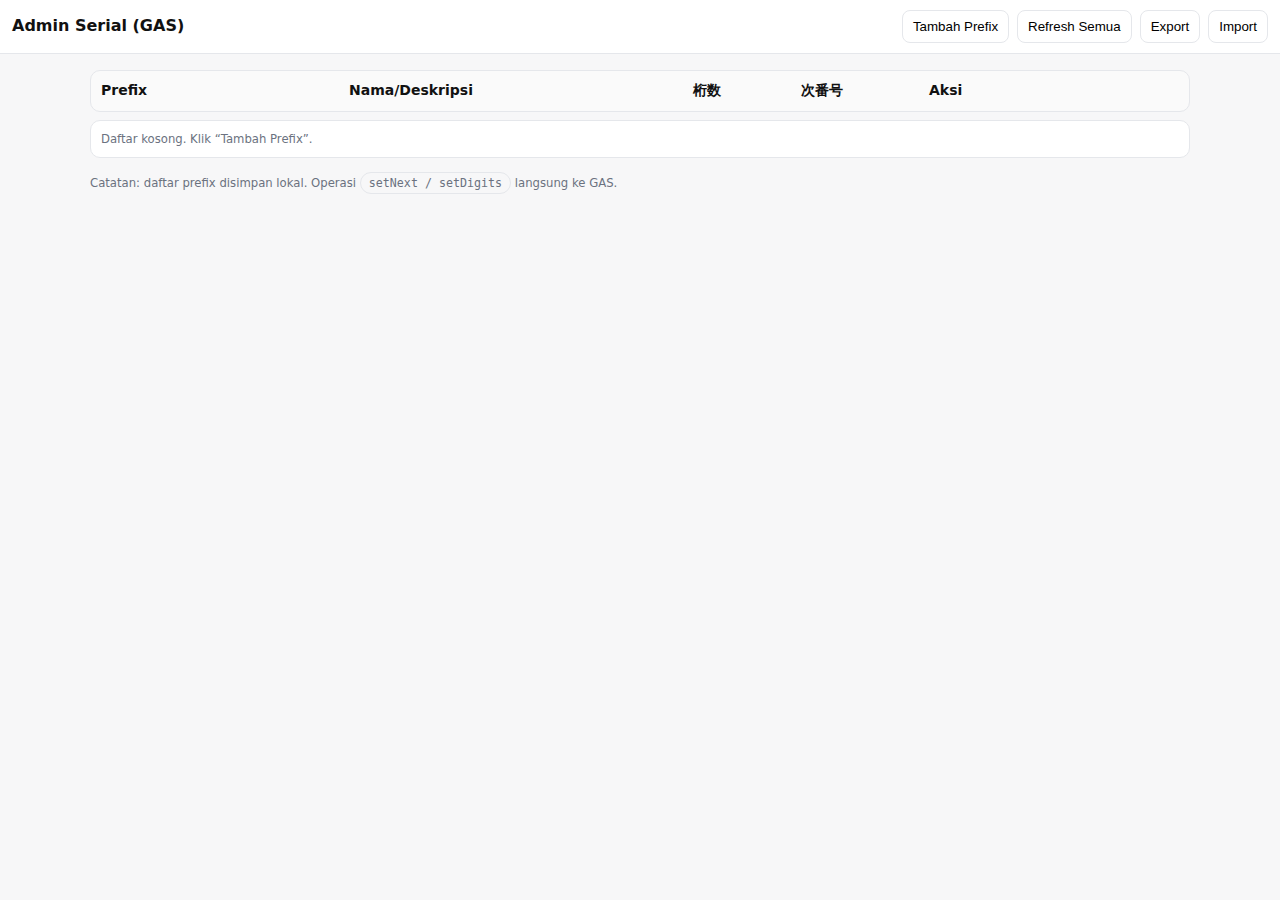
<file: admin-serial-gas.html>
<!doctype html>
<html lang="ja">
<meta charset="utf-8">
<meta name="viewport" content="width=device-width, initial-scale=1">
<title>Kensa: Admin Serial (GAS)</title>
<style>
  :root{--b:#e5e7eb;--ink:#111;--pri:#2563eb}
  body{font:14px/1.4 system-ui,Segoe UI,Arial;margin:0;background:#f7f7f8;color:#111}
  header{position:sticky;top:0;background:#fff;border-bottom:1px solid var(--b);padding:10px 12px;display:flex;gap:8px;align-items:center}
  header b{font-size:16px}
  main{max-width:1100px;margin:16px auto;padding:0 12px}
  .row{display:grid;grid-template-columns:240px 1fr 100px 120px 250px;gap:8px;align-items:center;padding:10px;border:1px solid var(--b);border-radius:10px;background:#fff;margin-bottom:8px}
  .hdr{background:#fafafa;font-weight:600}
  input,button{padding:8px 10px;border:1px solid var(--b);border-radius:8px;background:#fff}
  button.primary{background:var(--pri);border-color:var(--pri);color:#fff}
  .mono{font-family:ui-monospace,Menlo,Consolas,monospace}
  .pill{display:inline-block;padding:2px 8px;border:1px solid var(--b);border-radius:999px}
  small.muted{color:#6b7280}
</style>
<body>
<header>
  <b>Admin Serial (GAS)</b>
  <span style="flex:1"></span>
  <button id="add">Tambah Prefix</button>
  <button id="refresh">Refresh Semua</button>
  <button id="export">Export</button>
  <button id="import">Import</button>
</header>
<main>
  <div class="row hdr">
    <div>Prefix</div><div>Nama/Deskripsi</div><div>桁数</div><div>次番号</div><div>Aksi</div>
  </div>
  <div id="list"></div>
  <p><small class="muted">Catatan: daftar prefix disimpan lokal. Operasi <span class="pill mono">setNext / setDigits</span> langsung ke GAS.</small></p>
</main>
<input id="file" type="file" accept="application/json" hidden>
<script>
const APP_NS = 'okuma46';
const GAS_URL = 'https://script.google.com/macros/s/AKfycbxWxAa_dWQNoUPhWnkw3P22jgeW4vb44Z5ISuUyUWsAAroFzzE6iIVWMIpqqio6E5OgqA/exec';
const STORE = 'kensa::admin::prefixList';

const $ = s => document.querySelector(s);
const listEl = $('#list');

function load(){ try{return JSON.parse(localStorage.getItem(STORE)||'[]')}catch{return[]} }
function save(arr){ localStorage.setItem(STORE, JSON.stringify(arr)); }
function pad(n,w){n=String(n);return n.length>=w?n:'0'.repeat(w-n.length)+n;}

async function api(body){
  const r = await fetch(GAS_URL,{method:'POST',headers:{'Content-Type':'text/plain;charset=utf-8'},body:JSON.stringify(body)});
  if(!r.ok) throw new Error('HTTP '+r.status);
  return r.json();
}
const getInfo = prefix => api({action:'getInfo',prefix});
const setNext = (prefix,next) => api({action:'setNext',prefix,next});
const setDigits = (prefix,digits) => api({action:'setDigits',prefix,digits});
const nextSuffix = prefix => api({action:'nextSuffix',prefix}); // hati2: ini MENGINCREMENT

function rowTemplate(it,index){
  const id = 'r'+index;
  const div = document.createElement('div');
  div.className = 'row'; div.id = id;
  div.innerHTML = `
    <input class="mono pfx" value="${it.prefix||''}" placeholder="contoh: okuma46::Y282520-" />
    <input class="name" value="${it.name||''}" placeholder="Nama form / catatan" />
    <input class="digits" type="number" min="1" max="8" step="1" value="${it.digits||''}" />
    <input class="next" type="number" min="0" step="1" value="${it.next||''}" />
    <div>
      <button class="info">Info</button>
      <button class="setDigits">Set桁</button>
      <button class="setNext">Set次</button>
      <button class="issue danger" title="テスト用。実行するとサーバ側カウンタが進みます。">Issue</button>
      <button class="del">Hapus</button>
    </div>`;
  // hooks
  div.querySelector('.info').onclick = async ()=>{
    const p = div.querySelector('.pfx').value.trim(); if(!p) return alert('Prefix kosong');
    try{
      const info = await getInfo(p); // {digits,next}
      div.querySelector('.digits').value = (info?.digits ?? '');
      div.querySelector('.next').value   = (info?.next ?? '');
      toast(`Info: 桁=${info?.digits ?? '-'} 次=${info?.next ?? '-'}`);
    }catch(e){ alert('Gagal getInfo: '+(e.message||e)); }
  };
  div.querySelector('.setDigits').onclick = async ()=>{
    const p = div.querySelector('.pfx').value.trim(); const d = parseInt(div.querySelector('.digits').value||'0',10);
    if(!p) return alert('Prefix kosong'); if(!(d>=1&&d<=8)) return alert('桁数は1〜8で');
    try{ await setDigits(p,d); toast('桁数を設定しました'); }catch(e){ alert('Gagal setDigits: '+(e.message||e)); }
  };
  div.querySelector('.setNext').onclick = async ()=>{
    const p = div.querySelector('.pfx').value.trim(); const n = parseInt(div.querySelector('.next').value||'0',10);
    if(!p) return alert('Prefix kosong'); if(!(n>=0)) return alert('次番号に整数を入力してください');
    try{ await setNext(p,n); toast('次番号を設定しました'); }catch(e){ alert('Gagal setNext: '+(e.message||e)); }
  };
  div.querySelector('.issue').onclick = async ()=>{
    const p = div.querySelector('.pfx').value.trim(); if(!p) return alert('Prefix kosong');
    if(!confirm('本当に発番しますか？（サーバのカウンタが進みます）')) return;
    try{
      const r = await nextSuffix(p); // {suffix:number}
      const d = parseInt(div.querySelector('.digits').value||'0',10) || (await getInfo(p)).digits || 3;
      const sfx = String(r?.suffix ?? '').replace(/[^\d]/g,'');
      toast(`Issued: ${p}${pad(sfx,d)}`);
      div.querySelector('.next').value = String(parseInt(sfx,10)); // 表示を合わせる
    }catch(e){ alert('Gagal issue: '+(e.message||e)); }
  };
  div.querySelector('.del').onclick = ()=>{
    const arr = load().filter((_,i)=>i!==index); save(arr); render();
  };
  // simpan perubahan teks
  ['pfx','name','digits','next'].forEach(cls=>{
    div.querySelector('.'+cls).addEventListener('change', ()=>{
      const arr = load();
      arr[index] = {
        prefix: div.querySelector('.pfx').value.trim(),
        name: div.querySelector('.name').value.trim(),
        digits: parseInt(div.querySelector('.digits').value||'') || '',
        next: parseInt(div.querySelector('.next').value||'') || ''
      };
      save(arr);
    });
  });
  return div;
}

function render(){
  listEl.innerHTML='';
  const arr = load();
  if(!arr.length){
    const d = document.createElement('div'); d.className='row';
    d.innerHTML = '<small class="muted">Daftar kosong. Klik “Tambah Prefix”.</small>';
    listEl.appendChild(d); return;
  }
  arr.forEach((it,i)=> listEl.appendChild(rowTemplate(it,i)));
}

function toast(t){
  const x = document.createElement('div');
  x.textContent = t; x.style = 'position:fixed;right:14px;bottom:14px;background:#111;color:#fff;padding:10px 12px;border-radius:10px;opacity:.96;z-index:9999';
  document.body.appendChild(x); setTimeout(()=>x.remove(),1800);
}

document.getElementById('add').onclick = ()=>{
  const arr = load(); arr.push({ prefix:'', name:'' }); save(arr); render();
};
document.getElementById('refresh').onclick = async ()=>{
  const arr = load();
  for(let i=0;i<arr.length;i++){
    if(!arr[i].prefix) continue;
    try{
      const info = await getInfo(arr[i].prefix);
      arr[i].digits = info?.digits ?? arr[i].digits;
      arr[i].next   = info?.next ?? arr[i].next;
    }catch(e){ /* ignore */ }
  }
  save(arr); render();
};
document.getElementById('export').onclick = ()=>{
  const data = JSON.stringify(load(),null,2);
  const a = document.createElement('a'); a.href = URL.createObjectURL(new Blob([data],{type:'application/json'}));
  a.download='kensa-admin-prefixes.json'; a.click(); URL.revokeObjectURL(a.href);
};
document.getElementById('import').onclick = ()=> document.getElementById('file').click();
document.getElementById('file').addEventListener('change', e=>{
  const f = e.target.files?.[0]; if(!f) return;
  const rd = new FileReader(); rd.onload = ()=>{ try{ const arr = JSON.parse(rd.result); if(Array.isArray(arr)){ save(arr); render(); } }catch{} };
  rd.readAsText(f); e.target.value='';
});

render();
</script>
</html>
</file>
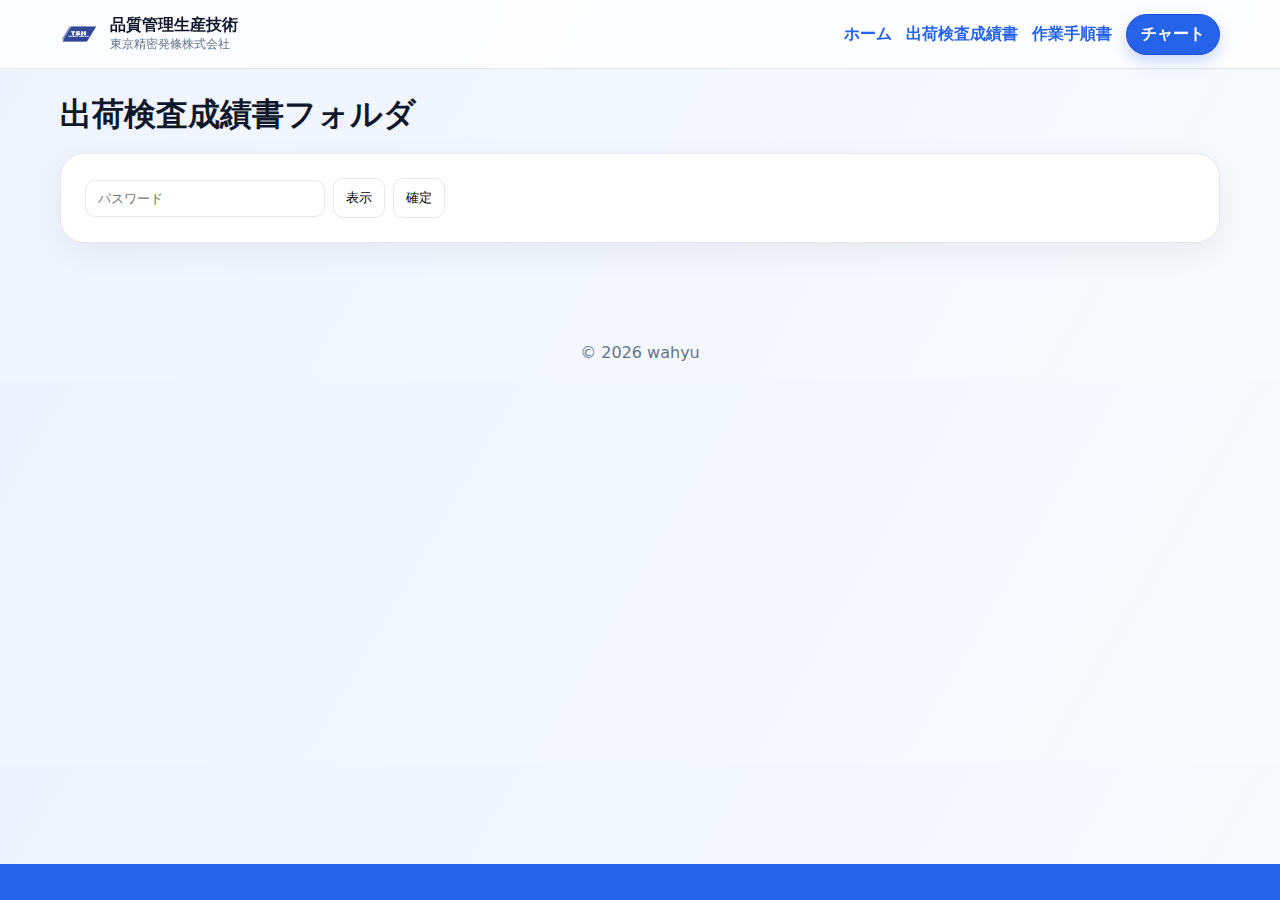
<file: forms.html>
<!doctype html>
<html lang="ja">
<head>
  <meta charset="utf-8">
  <meta name="viewport" content="width=device-width, initial-scale=1">
  <title>出荷検査成績書</title>
  <style>
    :root{
      --ink:#0f172a; --muted:#64748b; --border:#e5e7eb;
      --bg1:#eef4ff; --bg2:#f8fafc; --card:#fff; --accent:#2563eb;
      --ok:#16a34a; --ng:#b91c1c;
      --radius-lg:24px; --radius-sm:10px;
      --shadow:0 10px 30px rgba(0,0,0,.06);
    }
    *{box-sizing:border-box}
    html,body{margin:0;font-family:system-ui,-apple-system,Segoe UI,Roboto,"Noto Sans JP","Yu Gothic",sans-serif;color:var(--ink);background:linear-gradient(120deg,var(--bg1),var(--bg2))}
    a{color:inherit}

    header{position:sticky;top:0;background:#ffffffcc;backdrop-filter:blur(8px);border-bottom:1px solid var(--border);z-index:20}
    .container{max-width:1200px;margin:0 auto;padding:12px 20px}
    .row{display:flex;align-items:center;justify-content:space-between;gap:16px}
    .brand{display:flex;align-items:center;gap:12px;min-height:44px}
    .brand img.logo{height:38px;width:auto;display:block}
    .brand-title{display:flex;flex-direction:column}
    .brand-title small{font-size:12px;color:var(--muted)}

    nav{display:flex;align-items:center;gap:14px}
    nav a{color:var(--accent);font-weight:700;text-decoration:none;padding:6px 0}
    nav a:hover{text-decoration:underline}
    .btn-chart{display:inline-block;padding:9px 14px;border-radius:9999px;background:var(--accent);color:#fff !important;border:1px solid #1e4fdc;box-shadow:0 6px 16px rgba(37,99,235,.25);text-decoration:none}
    .btn-chart:hover{filter:brightness(1.05);text-decoration:none}

    main{max-width:1200px;margin:24px auto;padding:0 20px 56px}
    h1{margin:0 0 16px 0}

    .card{background:var(--card);border:1px solid var(--border);border-radius:var(--radius-lg);padding:24px;box-shadow:var(--shadow)}
    .lock{display:flex;gap:8px;align-items:center;flex-wrap:wrap}
    .lock input{padding:10px 12px;border:1px solid var(--border);border-radius:var(--radius-sm);min-width:240px}
    .lock button{padding:10px 12px;border:1px solid var(--border);border-radius:var(--radius-sm);background:#fff;cursor:pointer}
    .lock .msg{min-width:80px;font-weight:600}

    .searchbar{display:flex;gap:8px;align-items:center}
    .searchbar input{flex:1;padding:12px;border:2px solid #0b12221a;border-radius:9999px;outline:none}
    .searchbar button{padding:10px 12px;border:1px solid var(--border);border-radius:var(--radius-sm);background:#fff;cursor:pointer}
    .hidden{display:none}

    .folder{background:#fff;border:1px solid var(--border);border-radius:12px;margin-bottom:12px;overflow:hidden}
    .folder-head{padding:14px 16px;cursor:pointer;display:flex;justify-content:space-between;align-items:center;background:#f9fafb;font-weight:700}
    .folder-body{display:none;padding:12px}
    .subfolder{margin-bottom:10px}
    .subfolder strong{display:block;margin-bottom:6px}
    .link{display:block;padding:10px 12px;border:1px solid var(--border);border-radius:8px;margin-bottom:6px;text-decoration:none;color:var(--ink);background:#fff}
    .link span{display:block;font-size:12px;color:var(--muted)}
    .link:hover{background:#f0f9ff;border-color:#93c5fd}

    footer{text-align:center;color:var(--muted);padding:20px}

    /* Running text bottom */
    .marquee-bottom {position: fixed;bottom: 0;left: 0;width: 100%;overflow: hidden;white-space: nowrap;background: #2563eb;color: #fff;padding: 8px 0;z-index: 9999}
    .marquee-bottom span {display: inline-block;padding-left: 100%;animation: marquee-bottom 15s linear infinite;font-weight: bold;font-size: 14px}
    @keyframes marquee-bottom {0%{transform: translateX(0)}100%{transform: translateX(-100%)}}

    /* Small screens */
    @media (max-width: 640px){
      .brand img.logo{height:30px}
      nav{gap:10px}
      .btn-chart{padding:8px 12px}
    }
  </style>
</head>
<body>
<header>
  <div class="container row">
    <div class="brand">
      <img src="tsh.png" alt="東京精密発條 ロゴ" class="logo" onerror="this.style.display='none';this.nextElementSibling.style.display='inline-block'">
      <svg viewBox="0 0 64 64" aria-hidden="true" style="display:none;width:38px;height:38px">
        <circle cx="32" cy="32" r="30" fill="#2563eb22"/>
        <path d="M12 34h40M12 30h40M20 18h24v6H20zM20 40h24v6H20z" stroke="#2563eb" stroke-width="2" fill="none" stroke-linecap="round"/>
        <circle cx="20" cy="32" r="3" fill="#2563eb"/>
        <circle cx="44" cy="32" r="3" fill="#2563eb"/>
      </svg>
      <div class="brand-title">
        <strong>品質管理生産技術</strong>
        <small>東京精密発條株式会社</small>
      </div>
    </div>
    <nav>
      <a href="./index.html">ホーム</a>
      <a href="./forms.html"><strong>出荷検査成績書</strong></a>
      <a href="./sagyoutejunsho.html">作業手順書</a>
      <a class="btn-chart" href="./charts.html" aria-label="チャートページを開く">チャート</a>
    </nav>
  </div>
</header>

<main>
  <h1>出荷検査成績書フォルダ</h1>

  <!-- Password -->
  <div id="lock" class="card">
    <div class="lock">
      <input id="pwd" type="password" placeholder="パスワード" autocomplete="current-password">
      <button id="btnToggle" type="button">表示</button>
      <button id="btnUnlock" type="button">確定</button>
      <span id="msg" class="msg"></span>
    </div>
  </div>

  <!-- Search -->
  <div id="searchWrap" class="card hidden" style="margin-top:12px;">
    <div class="searchbar">
      <input id="q" type="search" placeholder="検索（顧客名／サブフォルダ／フォーム名／説明）">
      <button id="btnSearch" type="button">検索</button>
      <button id="btnReset"  type="button">リセット</button>
      <span id="hit" style="color:#64748b"></span>
    </div>
  </div>

  <div id="folders" class="hidden"></div>
</main>

<footer>&copy; <span id="year"></span> wahyu</footer>

<script>
  // --------- Constants & Demo Data ----------
  document.getElementById('year').textContent = new Date().getFullYear();
  const PASSWORD = "kensa2025";

  const DATA = [
    {customer:"オークマ株式会社",folders:[
      {name:"Y軸",links:[
        {label:"2825-20",desc:"MB46V Y軸",url:"https://wahyu0312-source.github.io/okuma46/"},
        {label:"2035-20",desc:"MB56V Y軸",url:"https://wahyu0312-source.github.io/mb56/"},
        {label:"2023-20",desc:"MB66V Y軸",url:"https://wahyu0312-source.github.io/mb66v/"}
      ]},
      {name:"X軸",links:[
        {label:"330380V",desc:"MB80V-3303",url:"https://wahyu0312-source.github.io/330380v/"},
        {label:"330580V",desc:"MB80V-33035",url:"https://wahyu0312-source.github.io/330580v/"}
      ]}
    ]},
    {customer:"中村留株式会社",folders:[
      {name:"WYプロテクター",links:[
        {label:"3596-70",desc:"WY-150V X3 プロテクター",url:"https://wahyu0312-source.github.io/359670X3150V/"}
      ]}, // ← koma penting
      {name:"NTY3プロテクター",links:[
        {label:"3555-71",desc:"NTY3-100V X2 プロテクター",url:"https://wahyu0312-source.github.io/3555-71tomei/"}
      ]}
    ]}
  ];

  // --------- Elements ----------
  const elLock = document.getElementById('lock');
  const elFolders = document.getElementById('folders');
  const elSearchWrap = document.getElementById('searchWrap');
  const elPwd = document.getElementById('pwd');
  const elMsg = document.getElementById('msg');
  const elQ = document.getElementById('q');
  const elHit = document.getElementById('hit');
  const btnSearch = document.getElementById('btnSearch');
  const btnReset = document.getElementById('btnReset');
  const btnToggle = document.getElementById('btnToggle');
  const btnUnlock = document.getElementById('btnUnlock');

  // --------- State ----------
  let lastQuery = "";
  let openCustomers = new Set();

  // --------- Init ----------
  document.addEventListener('DOMContentLoaded', () => {
    // Enter handlers
    elPwd.addEventListener('keydown', e => { if (e.key === "Enter") unlock(); });
    elQ.addEventListener('keydown',  e => { if (e.key === "Enter") search(); });

    // Buttons
    btnUnlock.addEventListener('click', unlock);
    btnSearch.addEventListener('click', search);
    btnReset.addEventListener('click', resetView);

    // 表示/非表示 toggle
    btnToggle.addEventListener('click', () => {
      const show = elPwd.type === 'password';
      elPwd.type = show ? 'text' : 'password';
      btnToggle.textContent = show ? '非表示' : '表示';
    });

    // Live check password
    elPwd.addEventListener('input', () => {
      if (!elPwd.value) { elMsg.textContent = ''; return; }
      const ok = elPwd.value === PASSWORD;
      elMsg.textContent = ok ? '✓ 正しい' : '× 違います';
      elMsg.style.color = ok ? 'var(--ok)' : 'var(--ng)';
    });

    // Restore state
    const unlocked = localStorage.getItem('kensa_unlocked') === '1';
    const savedQuery = localStorage.getItem('kensa_query') || "";
    const savedOpen = JSON.parse(localStorage.getItem('kensa_open') || "[]");

    if (unlocked) {
      elLock.classList.add('hidden');
      elFolders.classList.remove('hidden');
      elSearchWrap.classList.remove('hidden');

      elQ.value = savedQuery;
      lastQuery = (savedQuery || "").trim().toLowerCase();
      openCustomers = new Set(savedOpen);
      render(DATA);
    }
  });

  // --------- Actions ----------
  function unlock(){
    const v = elPwd.value;
    if (v !== PASSWORD) { elMsg.textContent = '× 違います'; elMsg.style.color = 'var(--ng)'; return; }
    elMsg.textContent = '✓ 正しい'; elMsg.style.color = 'var(--ok)';
    elLock.classList.add('hidden');
    elFolders.classList.remove('hidden');
    elSearchWrap.classList.remove('hidden');
    localStorage.setItem('kensa_unlocked','1');
    render(DATA);
  }

  function search(){
    lastQuery = (elQ.value || "").trim().toLowerCase();
    localStorage.setItem('kensa_query', elQ.value || "");
    openCustomers.clear();
    render(DATA);
  }

  function resetView(){
    elQ.value = "";
    lastQuery = "";
    openCustomers.clear();
    localStorage.removeItem('kensa_query');
    localStorage.removeItem('kensa_open');
    render(DATA);
    [...document.querySelectorAll('.folder-body')].forEach(b => b.style.display = 'none');
  }

  function render(src){
    elFolders.innerHTML = "";
    let hits = 0;

    src.forEach(c=>{
      const wrap = document.createElement('div');
      wrap.className = "folder";

      const head = document.createElement('div');
      head.className = "folder-head";
      head.textContent = c.customer;

      const body = document.createElement('div');
      body.className = "folder-body";

      let customerHasHit = false;

      c.folders.forEach(sf=>{
        const sfDiv = document.createElement('div');
        sfDiv.className = "subfolder";
        sfDiv.innerHTML = `<strong>${sf.name}</strong>`;

        sf.links.forEach(l=>{
          const hay = `${c.customer} ${sf.name} ${l.label} ${l.desc}`.toLowerCase();
          if (lastQuery && !hay.includes(lastQuery)) return;

          const a = document.createElement('a');
          a.className = "link";
          a.href = l.url;
          a.target = "_blank";
          a.rel = "noopener noreferrer";
          a.innerHTML = `${l.label}<span>${l.desc || ""}</span>`;

          a.addEventListener('click', (e) => {
            if (!l.url || l.url === '#') {
              e.preventDefault();
              alert('リンク未設定です。正しいURLを入力してください。');
            }
          });

          sfDiv.appendChild(a);
          hits++; customerHasHit = true;
        });

        if (sfDiv.querySelector('.link')) body.appendChild(sfDiv);
      });

      const shouldOpen = lastQuery ? customerHasHit : openCustomers.has(c.customer);
      body.style.display = shouldOpen ? 'block' : 'none';
      if (shouldOpen && !lastQuery) openCustomers.add(c.customer);

      head.addEventListener('click', ()=>{
        const nowOpen = body.style.display === 'block';
        body.style.display = nowOpen ? 'none' : 'block';
        if (!lastQuery) {
          if (nowOpen) openCustomers.delete(c.customer);
          else openCustomers.add(c.customer);
          localStorage.setItem('kensa_open', JSON.stringify([...openCustomers]));
        }
      });

      if (body.children.length > 0){
        wrap.appendChild(head);
        wrap.appendChild(body);
        elFolders.appendChild(wrap);
      }
    });

    elHit.textContent = hits ? `ヒット: ${hits}` : "該当なし";

    if (!lastQuery) {
      [...elFolders.querySelectorAll('.folder-body')].forEach(b => b.style.display = 'none');
    }
  }
</script>

<!-- Teks berjalan bawah halaman -->
<div class="marquee-bottom">
  <span>⚙️ 品質管理生産技術ポータルへようこそ ｜ 本日も安全第一でお願いします ｜ 水分補給して下さいお願い致します</span>
</div>
</body>
</html>
</file>
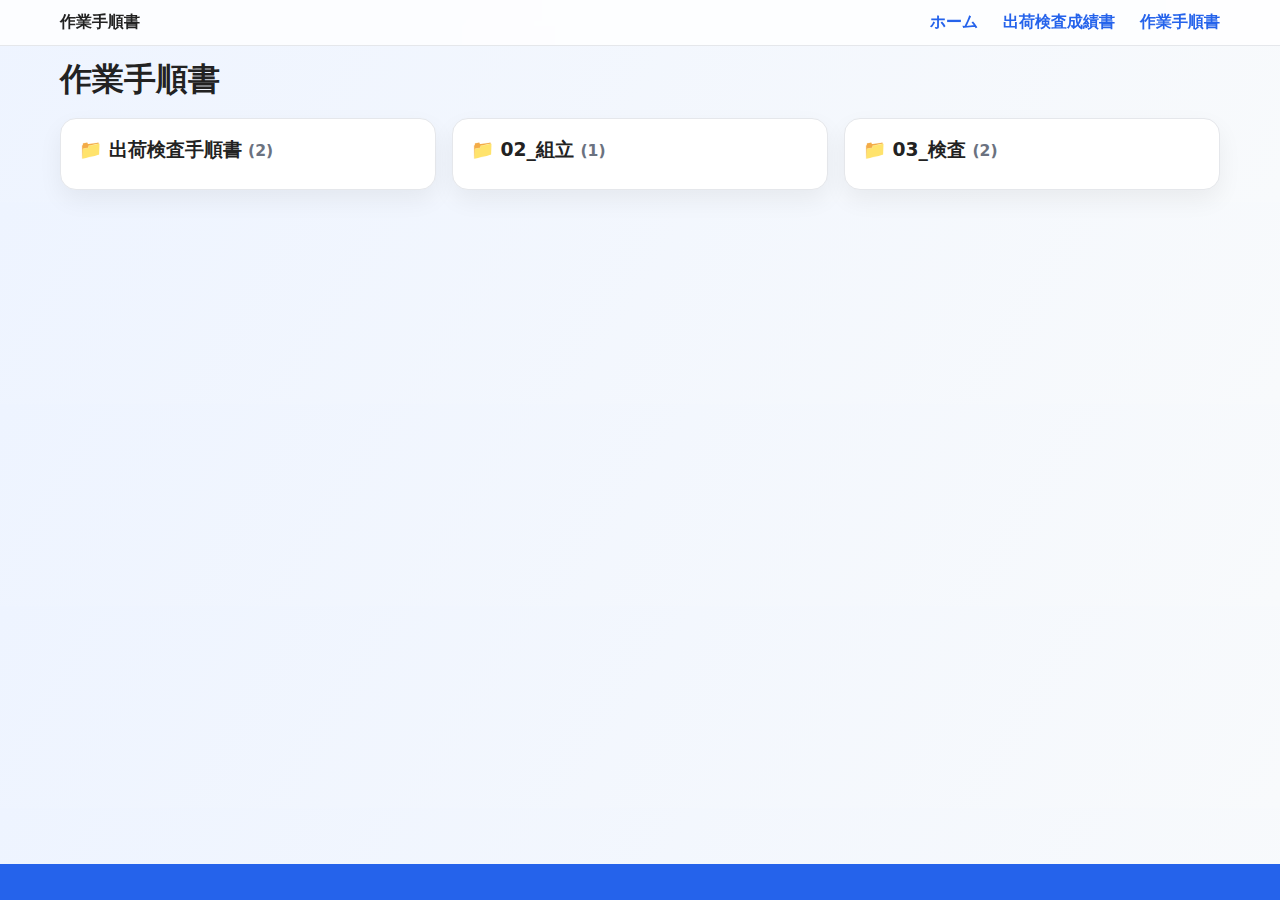
<file: sagyoutejunsho.html>
<!doctype html>
<html lang="ja">
<head>
  <meta charset="utf-8">
  <meta name="viewport" content="width=device-width, initial-scale=1">
  <title>作業手順書</title>
  <style>
    :root{--bg:#f7f7f9;--card:#fff;--ink:#222;--muted:#6b7280;--border:#e5e7eb;--accent:#2563eb}
    *{box-sizing:border-box}
    body{margin:0;background:linear-gradient(120deg,#eef4ff,#f8fafc);color:var(--ink);font-family:system-ui,-apple-system,Segoe UI,Roboto,"Noto Sans JP","Yu Gothic",sans-serif}
    header{position:sticky;top:0;background:#ffffffcc;backdrop-filter:blur(8px);border-bottom:1px solid var(--border)}
    .container{max-width:1200px;margin:0 auto;padding:12px 20px}
    .row{display:flex;align-items:center;justify-content:space-between;gap:16px}
    nav a{margin-left:20px;color:var(--accent);font-weight:700;text-decoration:none}
    nav a:hover{text-decoration:underline}
    main{max-width:1200px;margin:24px auto;padding:0 20px}
    .grid{display:grid;gap:16px;grid-template-columns:repeat(3,minmax(0,1fr))}
    @media (max-width:900px){.grid{grid-template-columns:repeat(2,minmax(0,1fr))}}
    @media (max-width:600px){.grid{grid-template-columns:1fr}}
    .card{background:var(--card);border:1px solid var(--border);border-radius:16px;box-shadow:0 10px 25px rgba(0,0,0,.06);padding:18px}
    .folder{cursor:pointer}
    .folder h3{margin:0 0 8px 0}
    .docs{margin-top:10px;padding-left:18px;display:none}
    .folder.open .docs{display:block}
    .doc{padding:6px 0;border-bottom:1px dashed var(--border);display:flex;justify-content:space-between}
    .doc a{color:var(--accent);text-decoration:none}
  </style>
</head>
<body>
<header>
  <div class="container row">
    <div><strong>作業手順書</strong></div>
    <nav>
      <a href="./index.html">ホーム</a>
      <a href="./forms.html">出荷検査成績書</a>
      <a href="./sagyoutejunsho.html"><strong>作業手順書</strong></a>
    </nav>
  </div>
</header>

<main class="container">
  <h1 style="margin:0 0 16px 0">作業手順書</h1>
  <section class="grid" id="folders"></section>
</main>

<script>
// Ganti data di bawah sesuai struktur file kamu
const data = [
  { name:"出荷検査手順書", docs:[
    {title:"検査手順書MB-XX", url:"https://online.fliphtml5.com/fjppt/mhky/"},
    {title:"ヤマザキマザック",   url:"https://online.fliphtml5.com/fjppt/zuoe/"}
  ]},
  { name:"02_組立", docs:[
    {title:"トルク管理手順.pdf", url:"./assets/docs/02/トルク管理手順.pdf"}
  ]},
  { name:"03_検査", docs:[
    {title:"外観検査基準_v3.pdf",  url:"./assets/docs/03/外観検査基準_v3.pdf"},
    {title:"最終検査-作業標準.pdf", url:"./assets/docs/03/最終検査-作業標準.pdf"}
  ]},
];

const wrap = document.getElementById('folders');
data.forEach(folder=>{
  const card = document.createElement('div');
  card.className = 'card folder';
  card.innerHTML = `
    <h3>📁 ${folder.name} <small style="color:#6b7280">(${folder.docs.length})</small></h3>
    <div class="docs"></div>
  `;
  const docs = card.querySelector('.docs');
  folder.docs.forEach(d=>{
    const row = document.createElement('div');
    row.className = 'doc';
    row.innerHTML = `<span>📄 ${d.title}</span><a href="${d.url}" target="_blank">開く</a>`;
    docs.appendChild(row);
  });
  card.addEventListener('click', ()=> card.classList.toggle('open'));
  wrap.appendChild(card);
});
</script>
<!-- Teks berjalan bawah halaman -->
<div class="marquee-bottom">
  <span>⚙️ 品質管理生産技術ポータルへようこそ ｜ 本日も安全第一でお願いします ｜ 水分補給して下さいお願い致します</span>
</div>

<style>
.marquee-bottom {
  position: fixed;
  bottom: 0;
  left: 0;
  width: 100%;
  overflow: hidden;
  white-space: nowrap;
  background: #2563eb;   /* warna background bar */
  color: #fff;
  padding: 8px 0;
  z-index: 9999;         /* pastikan selalu di atas konten lain */
}
.marquee-bottom span {
  display: inline-block;
  padding-left: 100%;
  animation: marquee-bottom 15s linear infinite;
  font-weight: bold;
  font-size: 14px;
}
@keyframes marquee-bottom {
  0%   { transform: translateX(0); }
  100% { transform: translateX(-100%); }
}
</style>

</body>
</html>
</file>
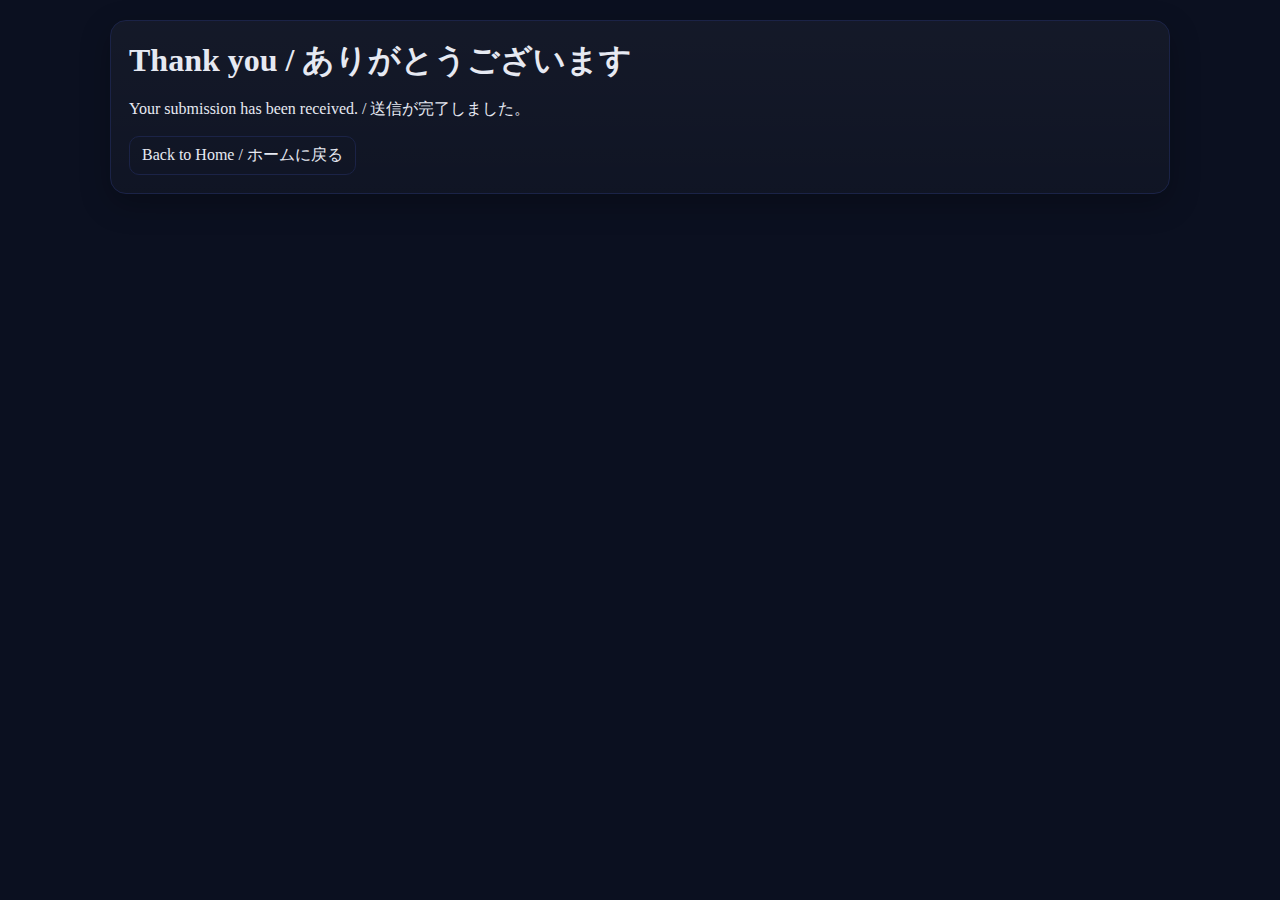
<file: thanks.html>
<!doctype html>
<html lang="en">
<head>
  <meta charset="utf-8">
  <meta name="viewport" content="width=device-width, initial-scale=1">
  <title>Thanks / 完了</title>
  <link rel="stylesheet" href="./assets/style.css">
</head>
<body>
  <main class="container">
    <section class="card">
      <h1>Thank you / ありがとうございます</h1>
      <p>Your submission has been received. / 送信が完了しました。</p>
      <a href="./index.html" class="btn">Back to Home / ホームに戻る</a>
    </section>
  </main>
</body>
</html>
</file>
<file: assets/style.css>
:root {
  --bg: #0b1020;
  --card: #111834;
  --text: #e6e9f2;
  --muted: #9aa4bf;
  --accent: #7c9eff;
  --border: #1b2347;
}
* { box-sizing: border-box; }
html, body { margin:0; padding:0; background: var(--bg); color: var(--text); }
.container { max-width: 1100px; margin: 0 auto; padding: 20px; }
.header { display:flex; align-items:center; justify-content:space-between; gap:16px; }
.brand { font-weight:700; font-size: 1.2rem; letter-spacing:.5px; }
.header nav a { margin-right: 12px; color: var(--muted); text-decoration:none; }
.header nav a:hover { color: var(--text); }
.header .lang button { background:transparent; border:1px solid var(--border); color:var(--muted);
  padding:6px 10px; border-radius:10px; margin-left:6px; cursor:pointer; }
.header .lang button:hover { color: var(--text); border-color: var(--accent); }
.hero.card { display:flex; flex-direction:column; gap:6px; }
.cards-grid { display:grid; grid-template-columns: repeat(auto-fit, minmax(180px,1fr)); gap:14px; }
.card {
  background: linear-gradient(180deg, rgba(255,255,255,0.04), rgba(255,255,255,0.02));
  border: 1px solid var(--border);
  border-radius: 16px;
  padding: 18px;
  box-shadow: 0 10px 30px rgba(0,0,0,.25);
}
.card h1,h2 { margin: 0 0 6px 0; }
.card-head { display:flex; align-items:center; justify-content:space-between; gap: 12px; }
.controls { color: var(--muted); display:flex; align-items:center; gap:8px; }
.stat { display:flex; flex-direction:column; gap:4px; }
.stat .k { color: var(--muted); font-size:.9rem; }
.stat .v { font-size: 2rem; font-weight: 700; }
.table-wrap { overflow:auto; border:1px solid var(--border); border-radius:12px; }
table { width: 100%; border-collapse: collapse; }
th, td { border-bottom: 1px solid var(--border); padding: 10px 12px; text-align: left; white-space: nowrap; }
th { color: var(--muted); font-weight:600; background: rgba(255,255,255,0.03); position: sticky; top:0; }
.badge { border:1px solid var(--border); padding:2px 8px; border-radius:999px; color: var(--text); }
.footer { color: var(--muted); font-size:.9rem; text-align:center; padding-bottom: 24px; }
.btn { display:inline-block; padding:8px 12px; border-radius:10px; border:1px solid var(--border); color:var(--text); text-decoration:none; cursor:pointer; }
.btn:hover { border-color: var(--accent); }
.lock { display:flex; gap:8px; align-items:center; }
.lock input { padding:8px 10px; border:1px solid var(--border); border-radius:10px; background:transparent; color:var(--text); }
.msg { color: #ff9c9c; }
.list { display:grid; grid-template-columns: repeat(auto-fit, minmax(240px,1fr)); gap:12px; margin-top:12px; }
.link-card { border:1px solid var(--border); border-radius:12px; padding:12px; background: rgba(255,255,255,0.03); }
.link-card h3 { margin:0 0 8px 0; font-size:1rem; }
.hidden { display:none; }
</file>
